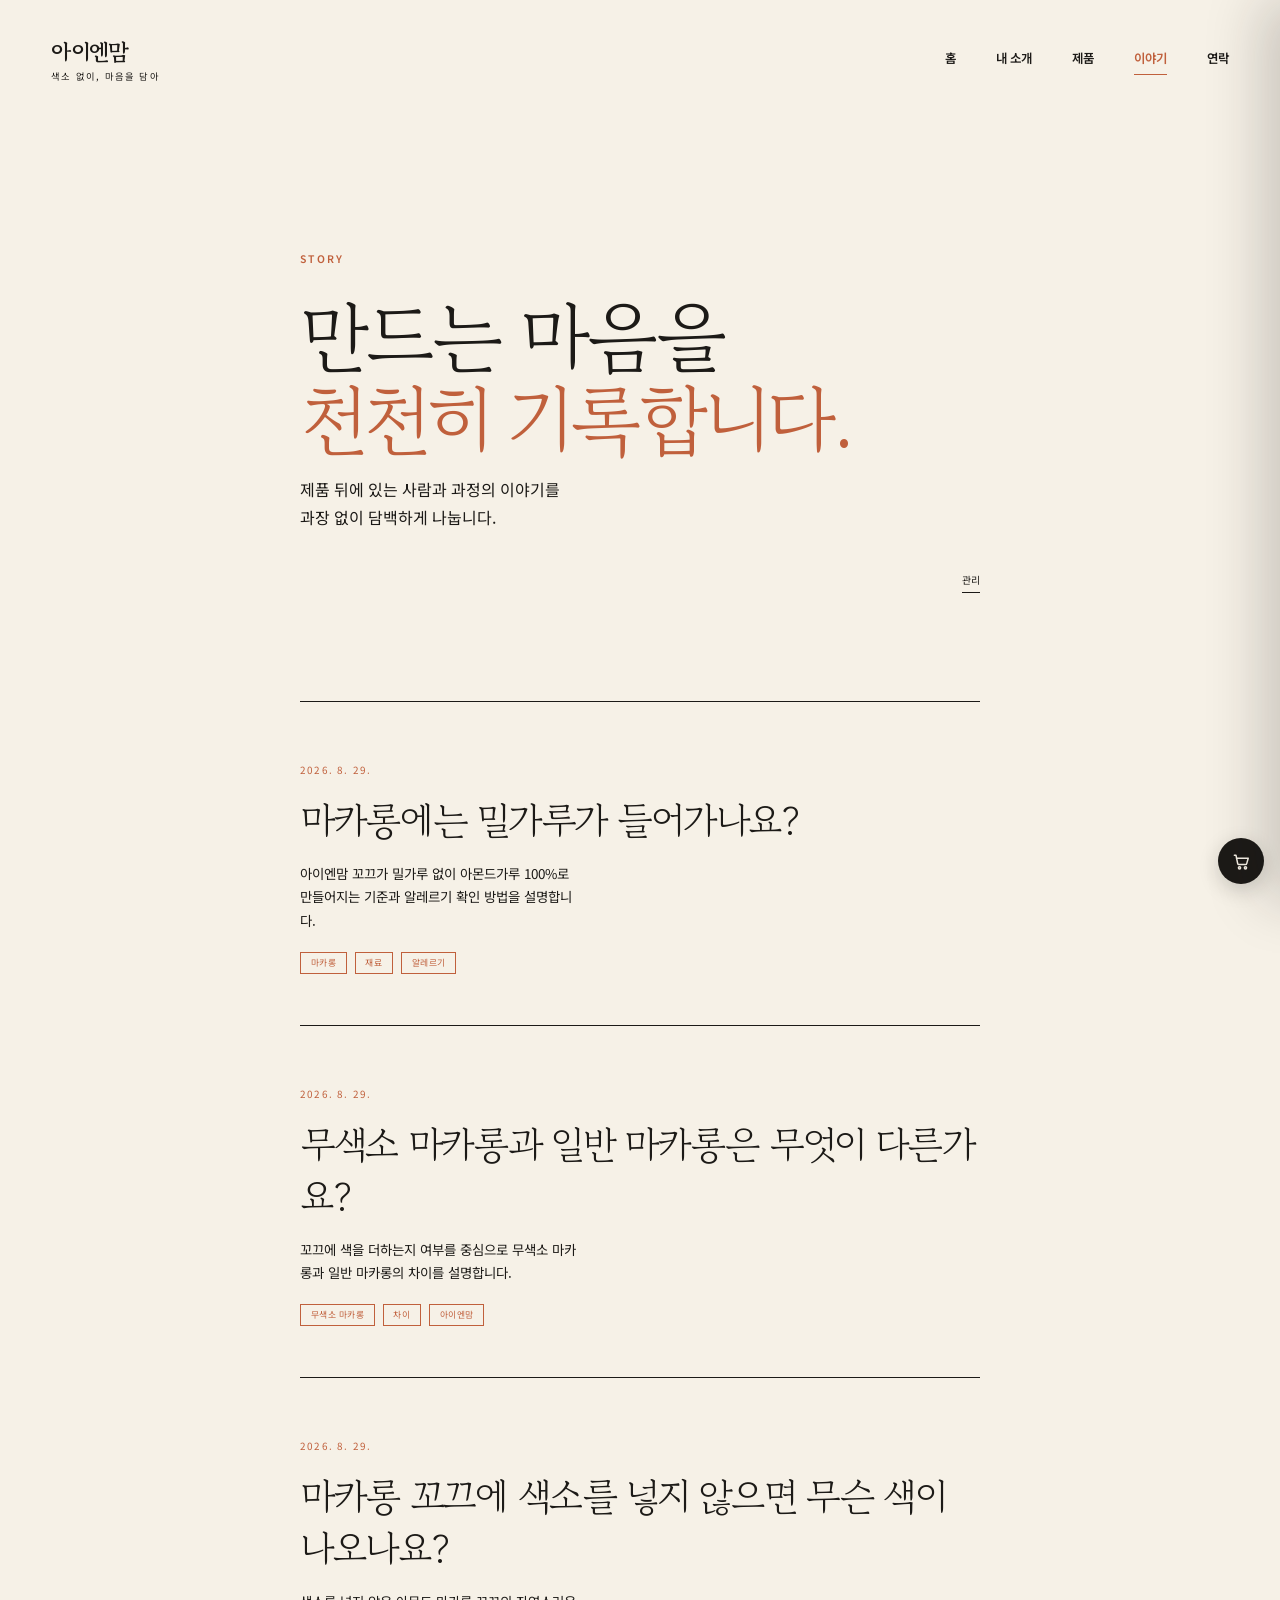
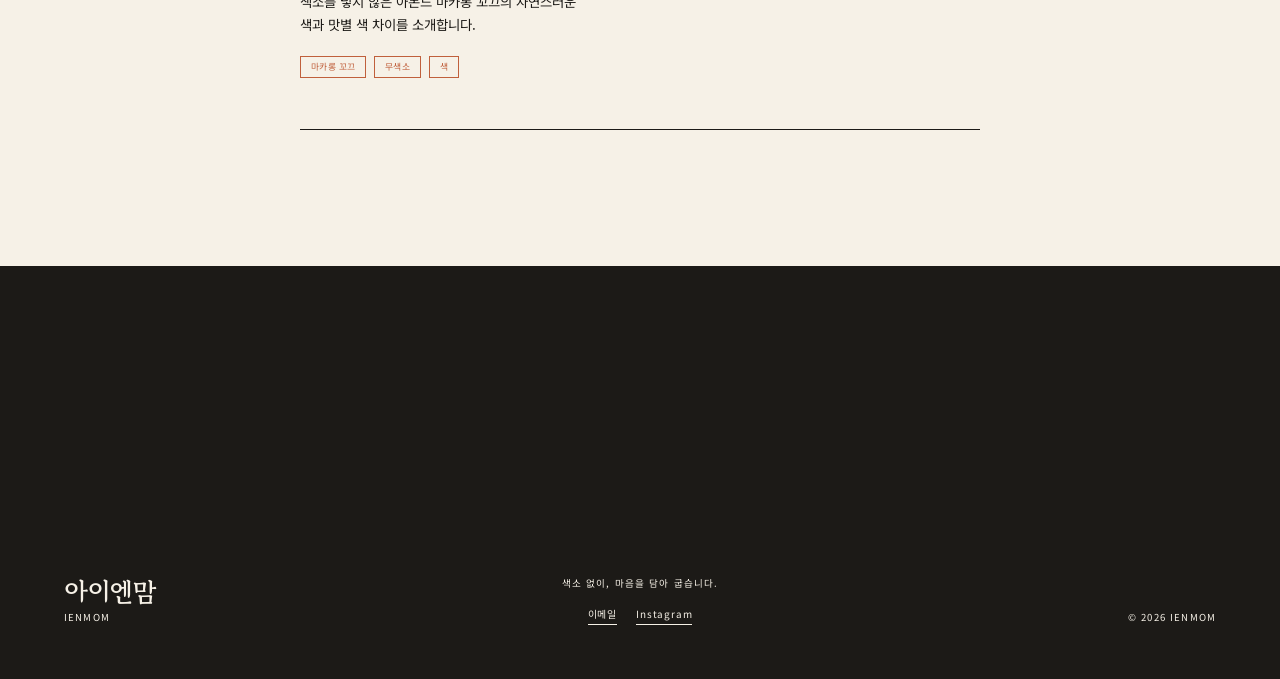
<file: story/index.html>
<!doctype html>
<html lang="ko">
  <head>
    <meta charset="utf-8">
    <meta name="viewport" content="width=device-width, initial-scale=1">
    <meta name="description" content="아이엔맘을 만들며 쌓아가는 이야기와 기록.">
    <meta name="theme-color" content="#F6F1E7">
    <title>이야기 | 아이엔맘</title>
    <link rel="canonical" href="https://www.iandmomdessert.co.kr/story/">
    <meta property="og:type" content="website">
    <meta property="og:title" content="이야기 | 아이엔맘">
    <meta property="og:description" content="아이엔맘을 만들며 쌓아가는 이야기와 기록.">
    <meta property="og:url" content="https://www.iandmomdessert.co.kr/story/">
    <meta property="og:image" content="https://www.iandmomdessert.co.kr/assets/ienmom-macaron-set.png">
    <link rel="preconnect" href="https://fonts.googleapis.com">
    <link rel="preconnect" href="https://fonts.gstatic.com" crossorigin>
    <link href="https://fonts.googleapis.com/css2?family=Gowun+Batang:wght@400;700&family=Noto+Sans+KR:wght@400;500;600&display=swap" rel="stylesheet">
    <link rel="stylesheet" href="../styles.css">
    <link rel="stylesheet" href="story.css">
    <script src="../script.js" defer></script>
    <script src="list.js" defer></script>
    <link rel="stylesheet" href="../assets/cart.css">
  </head>
  <body class="story-page">
    <a class="skip-link" href="#main">본문으로 바로가기</a>
    <header class="site-header">
      <a class="brand" href="../index.html" aria-label="아이엔맘 홈"><span class="brand-name">아이엔맘</span><span class="brand-line">색소 없이, 마음을 담아</span></a>
      <button class="menu-button" type="button" aria-label="메뉴 열기" aria-expanded="false" aria-controls="main-nav"><span></span><span></span></button>
      <nav id="main-nav" class="main-nav" aria-label="주요 메뉴">
        <a href="../index.html">홈</a><a href="../about.html">내 소개</a><a href="../products.html">제품</a><a href="index.html" aria-current="page">이야기</a><a href="../contact.html">연락</a>
      </nav>
    </header>

    <main id="main" class="story-list-main">
      <section class="story-list-hero reveal" aria-labelledby="story-title">
        <p class="kicker terracotta">STORY</p>
        <h1 id="story-title" class="two-line"><span>만드는 마음을</span><em>천천히 기록합니다.</em></h1>
        <p>제품 뒤에 있는 사람과 과정의 이야기를<br>과장 없이 담백하게 나눕니다.</p>
        <a class="story-admin-link" href="admin.html">관리</a>
      </section>
      <ul id="story-list" class="story-list" aria-live="polite"></ul>
    </main>

    <footer><div><strong>아이엔맘</strong><span>IENMOM</span></div><div class="footer-center"><p>색소 없이, 마음을 담아 굽습니다.</p><nav class="footer-links" aria-label="푸터 연락처"><a href="mailto:khlove0718@naver.com" target="_blank" rel="noopener">이메일</a><a href="https://www.instagram.com/iandmom_new/" target="_blank" rel="noopener">Instagram</a></nav></div><p class="footer-copy">© <span id="year"></span> IENMOM</p></footer>
    <script src="../assets/cart.js" defer></script>
  </body>
</html>
</file>
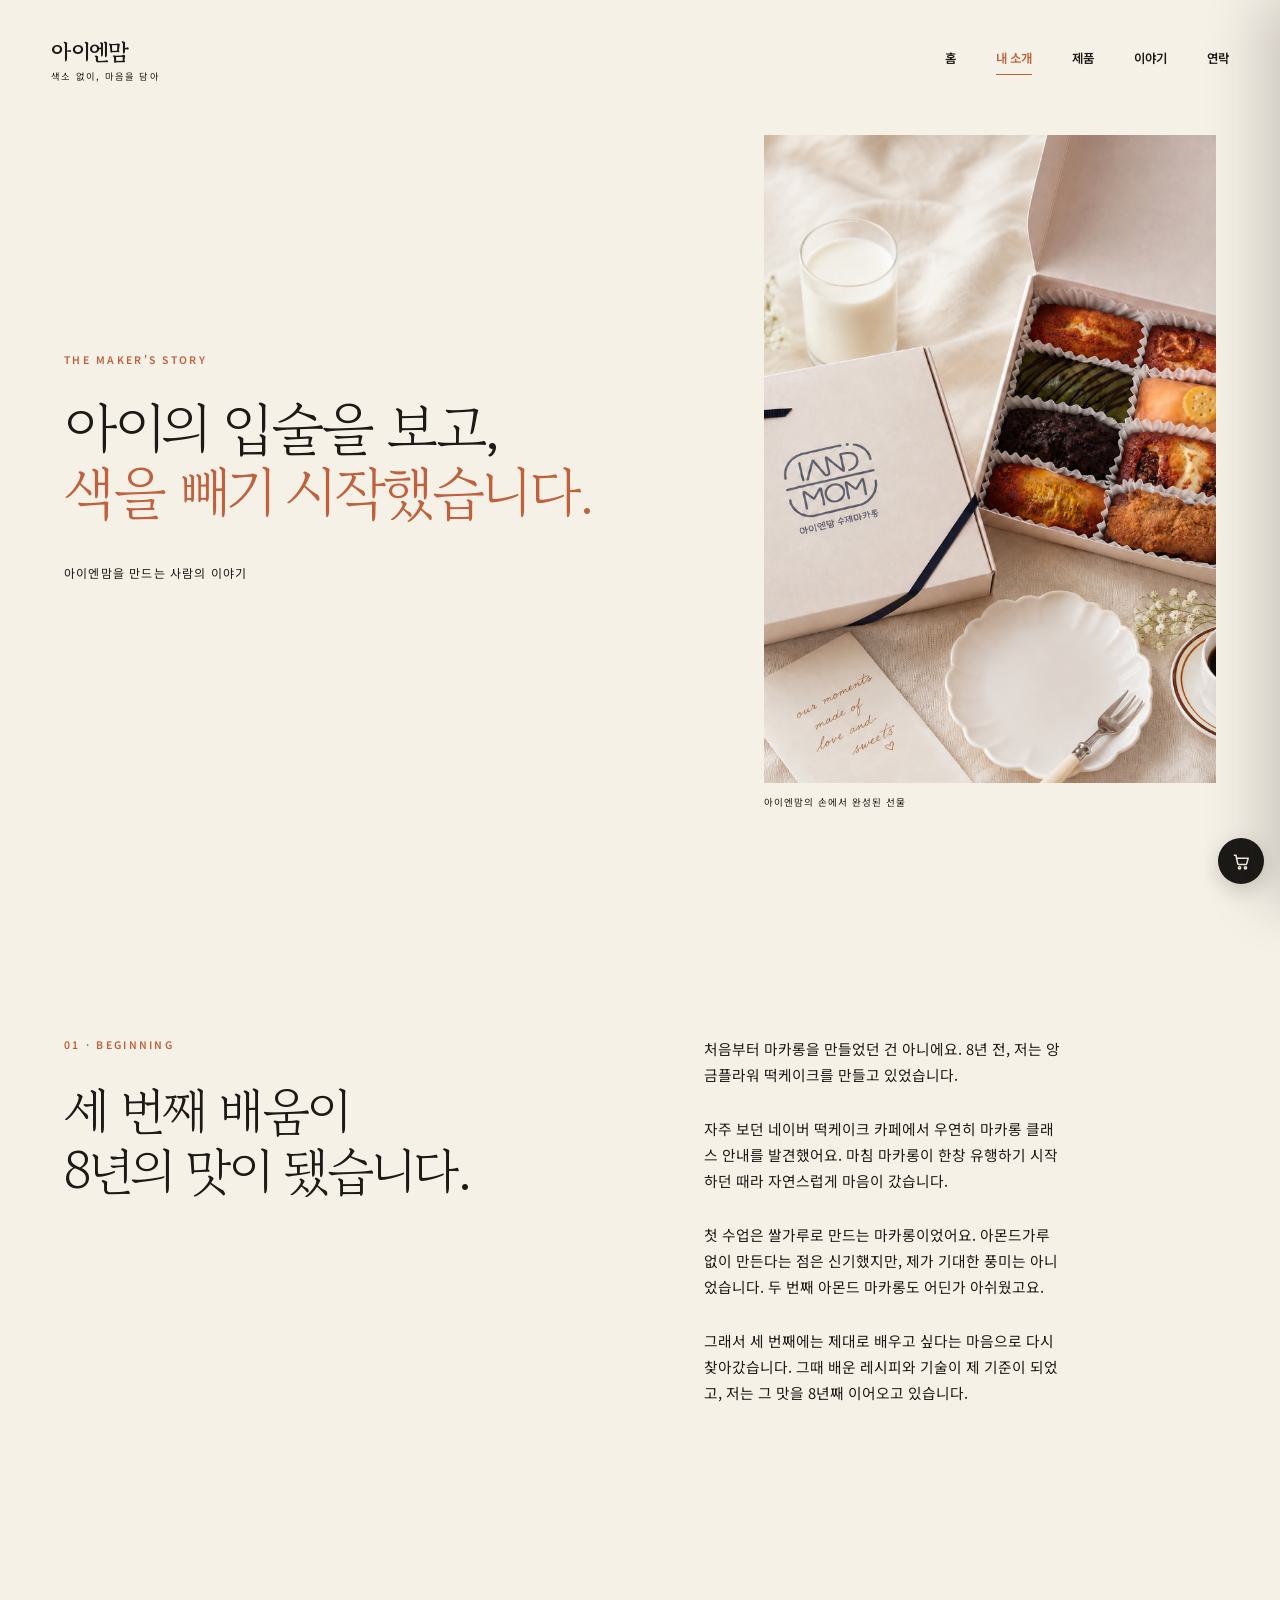
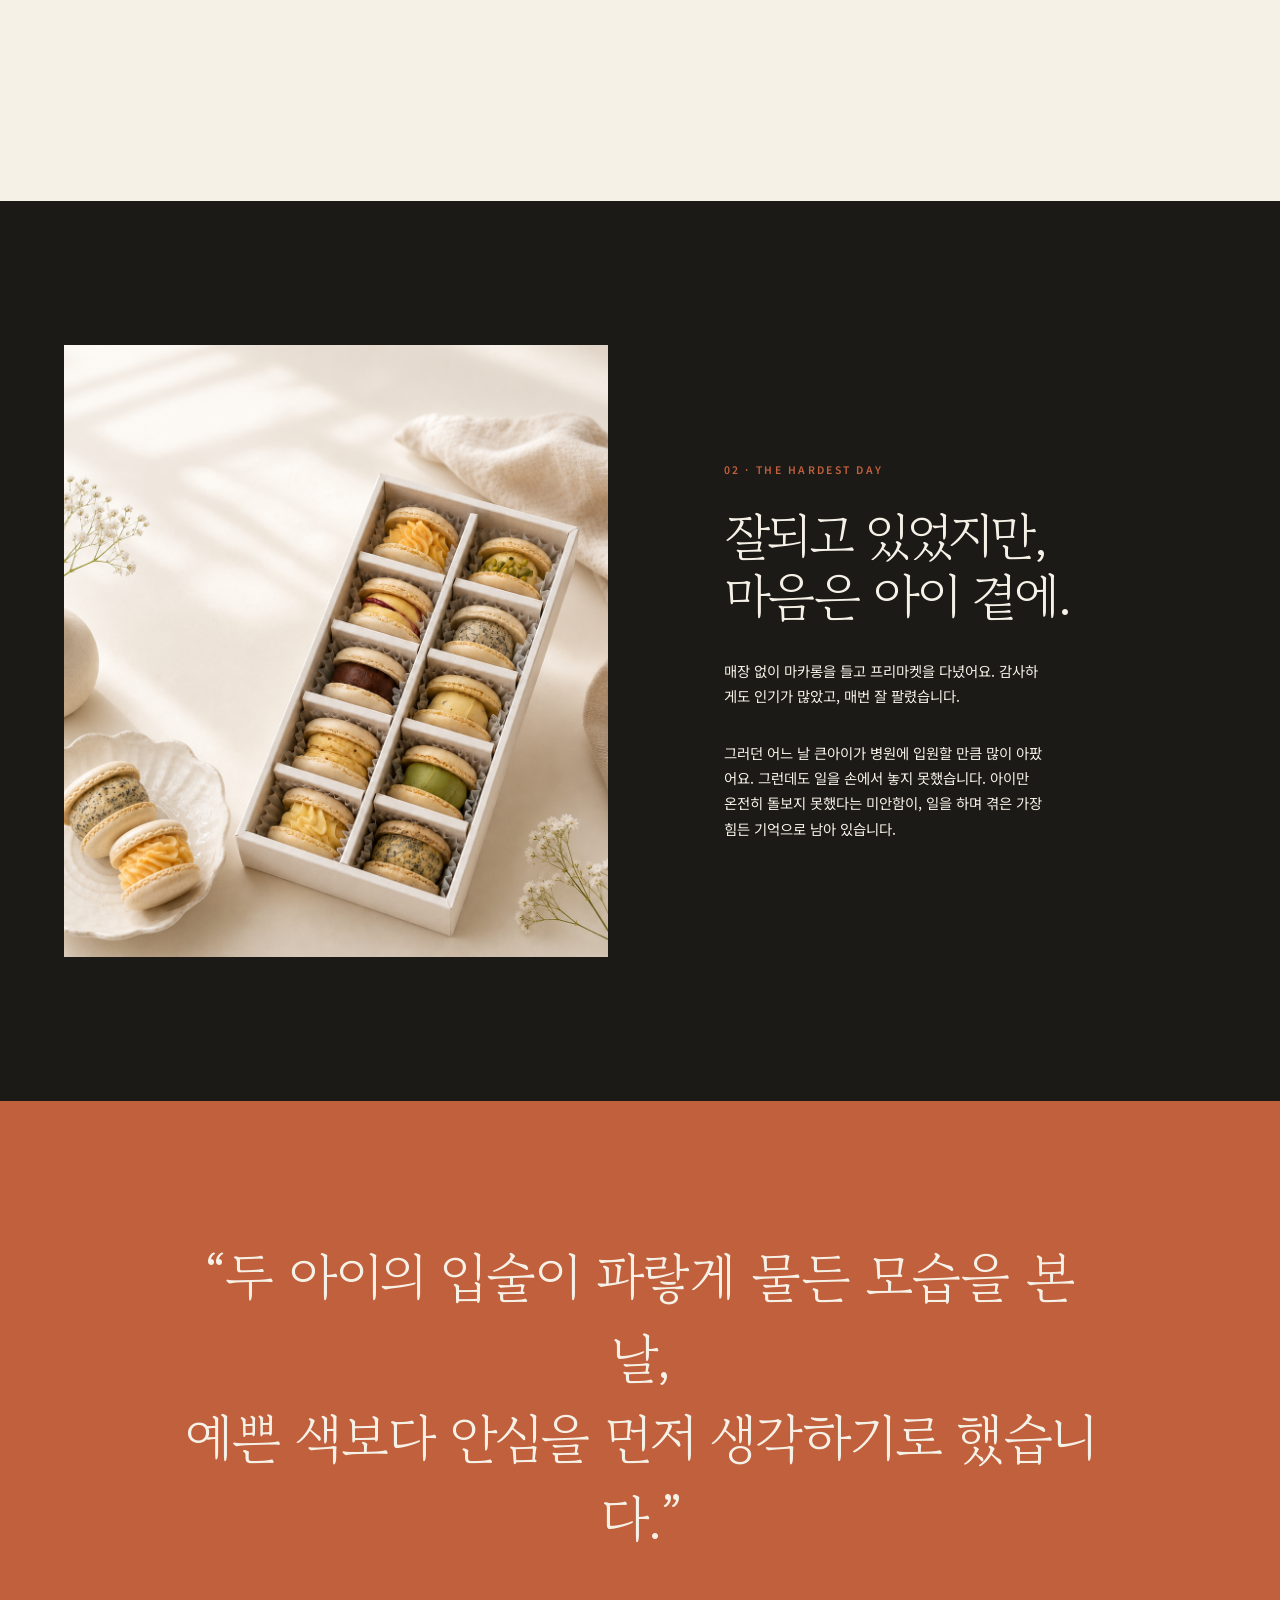
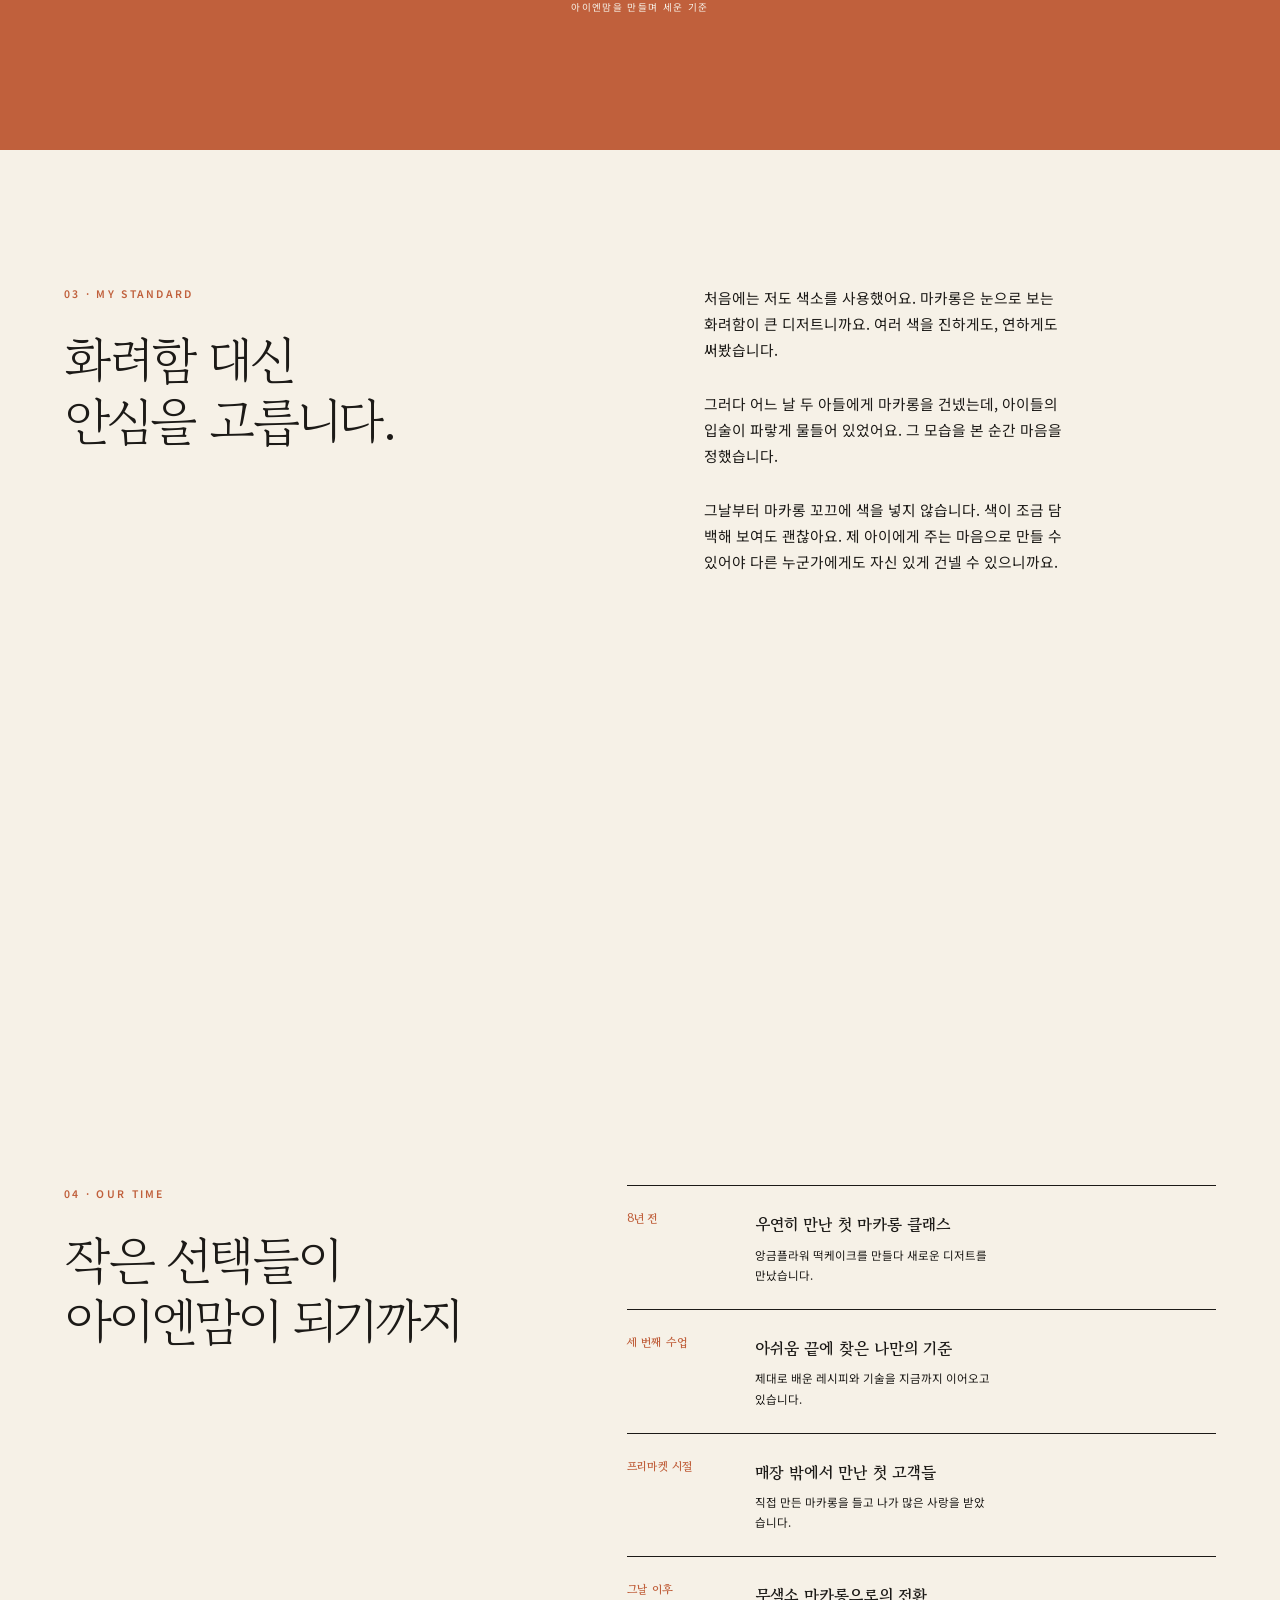
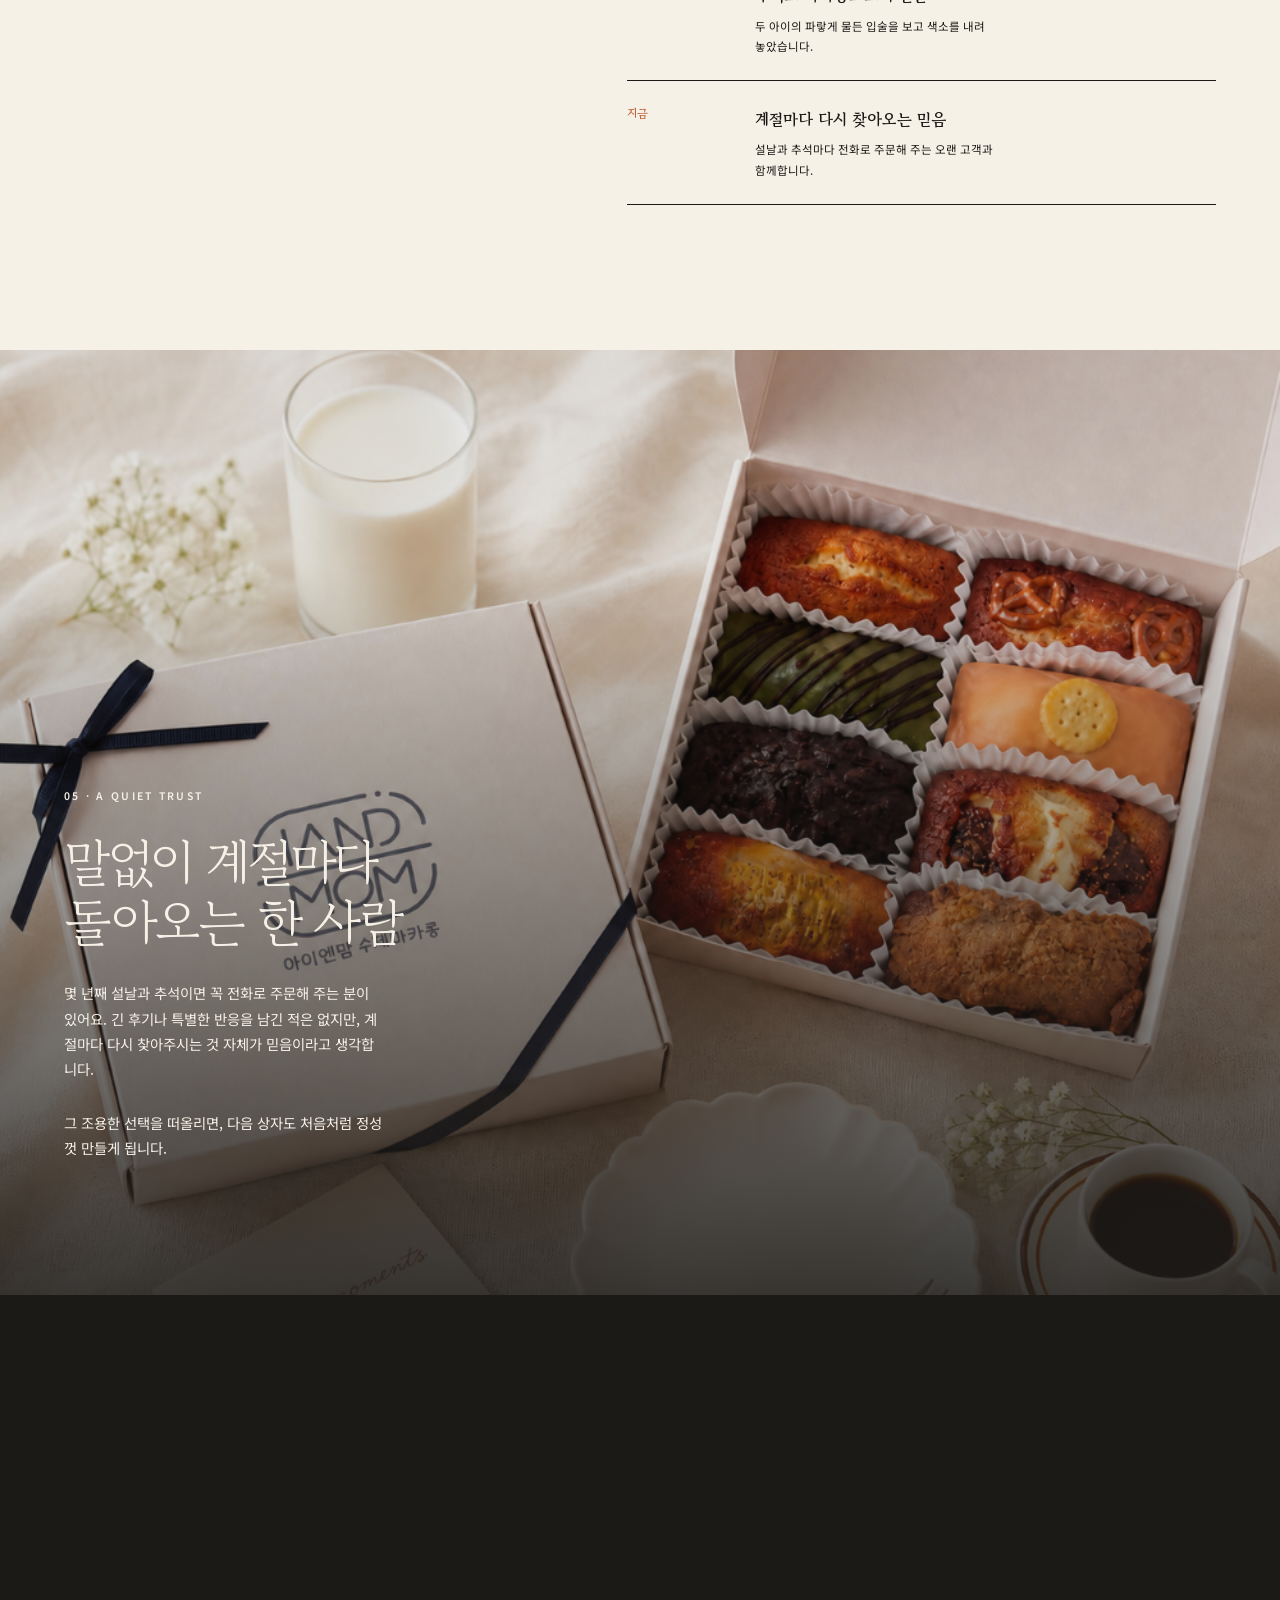
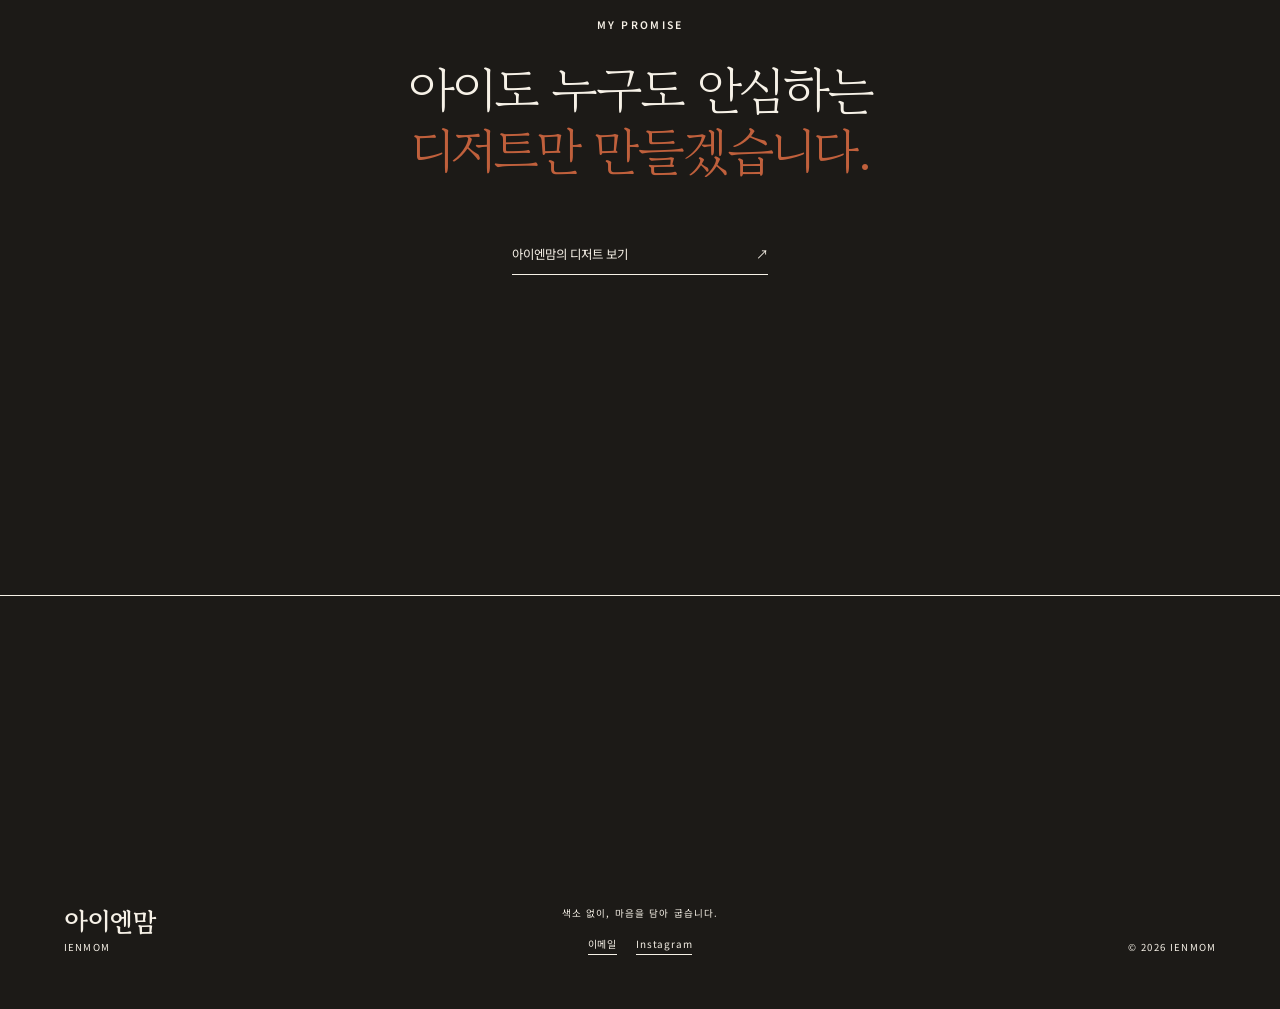
<file: about.html>
<!doctype html>
<html lang="ko">
  <head>
    <meta charset="utf-8">
    <meta name="viewport" content="width=device-width, initial-scale=1">
    <meta name="description" content="두 아이에게 안심하고 건넬 디저트를 만드는 아이엔맘의 이야기.">
    <meta name="theme-color" content="#F6F1E7">
    <title>내 소개 | 아이엔맘</title>
    <link rel="canonical" href="https://www.iandmomdessert.co.kr/about.html">
    <meta property="og:type" content="website">
    <meta property="og:title" content="내 소개 | 아이엔맘">
    <meta property="og:description" content="두 아이에게 안심하고 건넬 디저트를 만드는 아이엔맘의 이야기.">
    <meta property="og:url" content="https://www.iandmomdessert.co.kr/about.html">
    <meta property="og:image" content="https://www.iandmomdessert.co.kr/assets/ienmom-financier-set.png">
    <link rel="preconnect" href="https://fonts.googleapis.com">
    <link rel="preconnect" href="https://fonts.gstatic.com" crossorigin>
    <link href="https://fonts.googleapis.com/css2?family=Gowun+Batang:wght@400;700&family=Noto+Sans+KR:wght@400;500;600&display=swap" rel="stylesheet">
    <link rel="stylesheet" href="styles.css">
    <script src="script.js" defer></script>
    <link rel="stylesheet" href="assets/cart.css">
  </head>
  <body class="about-page">
    <a class="skip-link" href="#main">본문으로 바로가기</a>
    <header class="site-header">
      <a class="brand" href="index.html" aria-label="아이엔맘 홈">
        <span class="brand-name">아이엔맘</span>
        <span class="brand-line">색소 없이, 마음을 담아</span>
      </a>
      <button class="menu-button" type="button" aria-label="메뉴 열기" aria-expanded="false" aria-controls="main-nav"><span></span><span></span></button>
      <nav id="main-nav" class="main-nav" aria-label="주요 메뉴">
        <a href="index.html">홈</a><a href="about.html" aria-current="page">내 소개</a><a href="products.html">제품</a><a href="story/">이야기</a><a href="contact.html">연락</a>
      </nav>
    </header>

    <main id="main">
      <section class="about-hero" aria-labelledby="about-title">
        <div class="about-hero-copy reveal">
          <p class="kicker terracotta">THE MAKER'S STORY</p>
          <h1 id="about-title" class="two-line"><span>아이의 입술을 보고,</span><em>색을 빼기 시작했습니다.</em></h1>
          <p>아이엔맘을 만드는 사람의 이야기</p>
        </div>
        <figure class="founder-photo reveal">
          <img src="assets/ienmom-financier-set.png" alt="아이엔맘 로고가 담긴 수제 휘낭시에 선물세트">
          <figcaption>아이엔맘의 손에서 완성된 선물</figcaption>
        </figure>
      </section>

      <section class="first-person scene" aria-labelledby="beginning-title">
        <div class="reveal">
          <p class="kicker terracotta">01 · BEGINNING</p>
          <h2 id="beginning-title" class="two-line"><span>세 번째 배움이</span><span>8년의 맛이 됐습니다.</span></h2>
        </div>
        <div class="story-body reveal">
          <p>처음부터 마카롱을 만들었던 건 아니에요. 8년 전, 저는 앙금플라워 떡케이크를 만들고 있었습니다.</p>
          <p>자주 보던 네이버 떡케이크 카페에서 우연히 마카롱 클래스 안내를 발견했어요. 마침 마카롱이 한창 유행하기 시작하던 때라 자연스럽게 마음이 갔습니다.</p>
          <p>첫 수업은 쌀가루로 만드는 마카롱이었어요. 아몬드가루 없이 만든다는 점은 신기했지만, 제가 기대한 풍미는 아니었습니다. 두 번째 아몬드 마카롱도 어딘가 아쉬웠고요.</p>
          <p>그래서 세 번째에는 제대로 배우고 싶다는 마음으로 다시 찾아갔습니다. 그때 배운 레시피와 기술이 제 기준이 되었고, 저는 그 맛을 8년째 이어오고 있습니다.</p>
        </div>
      </section>

      <section class="hard-day scene" aria-labelledby="hard-day-title">
        <figure class="hard-day-photo reveal"><img src="assets/ienmom-macaron-set.png" alt="프리마켓에서 사랑받았던 아이엔맘 마카롱을 떠올리게 하는 선물세트"></figure>
        <div class="hard-day-copy reveal">
          <p class="kicker terracotta">02 · THE HARDEST DAY</p>
          <h2 id="hard-day-title" class="two-line"><span>잘되고 있었지만,</span><span>마음은 아이 곁에.</span></h2>
          <p>매장 없이 마카롱을 들고 프리마켓을 다녔어요. 감사하게도 인기가 많았고, 매번 잘 팔렸습니다.</p>
          <p>그러던 어느 날 큰아이가 병원에 입원할 만큼 많이 아팠어요. 그런데도 일을 손에서 놓지 못했습니다. 아이만 온전히 돌보지 못했다는 미안함이, 일을 하며 겪은 가장 힘든 기억으로 남아 있습니다.</p>
        </div>
      </section>

      <blockquote class="about-quote reveal">
        <p>“두 아이의 입술이 파랗게 물든 모습을 본 날,<br>예쁜 색보다 안심을 먼저 생각하기로 했습니다.”</p>
        <cite>아이엔맘을 만들며 세운 기준</cite>
      </blockquote>

      <section class="choice scene" aria-labelledby="choice-title">
        <div class="choice-copy reveal">
          <p class="kicker terracotta">03 · MY STANDARD</p>
          <h2 id="choice-title" class="two-line"><span>화려함 대신</span><span>안심을 고릅니다.</span></h2>
        </div>
        <div class="story-body reveal">
          <p>처음에는 저도 색소를 사용했어요. 마카롱은 눈으로 보는 화려함이 큰 디저트니까요. 여러 색을 진하게도, 연하게도 써봤습니다.</p>
          <p>그러다 어느 날 두 아들에게 마카롱을 건넸는데, 아이들의 입술이 파랗게 물들어 있었어요. 그 모습을 본 순간 마음을 정했습니다.</p>
          <p>그날부터 마카롱 꼬끄에 색을 넣지 않습니다. 색이 조금 담백해 보여도 괜찮아요. 제 아이에게 주는 마음으로 만들 수 있어야 다른 누군가에게도 자신 있게 건넬 수 있으니까요.</p>
        </div>
      </section>

      <section class="timeline-section scene" aria-labelledby="timeline-title">
        <div class="reveal"><p class="kicker terracotta">04 · OUR TIME</p><h2 id="timeline-title" class="two-line"><span>작은 선택들이</span><span>아이엔맘이 되기까지</span></h2></div>
        <ol class="timeline reveal">
          <li><span>8년 전</span><div><strong>우연히 만난 첫 마카롱 클래스</strong><p>앙금플라워 떡케이크를 만들다 새로운 디저트를 만났습니다.</p></div></li>
          <li><span>세 번째 수업</span><div><strong>아쉬움 끝에 찾은 나만의 기준</strong><p>제대로 배운 레시피와 기술을 지금까지 이어오고 있습니다.</p></div></li>
          <li><span>프리마켓 시절</span><div><strong>매장 밖에서 만난 첫 고객들</strong><p>직접 만든 마카롱을 들고 나가 많은 사랑을 받았습니다.</p></div></li>
          <li><span>그날 이후</span><div><strong>무색소 마카롱으로의 전환</strong><p>두 아이의 파랗게 물든 입술을 보고 색소를 내려놓았습니다.</p></div></li>
          <li><span>지금</span><div><strong>계절마다 다시 찾아오는 믿음</strong><p>설날과 추석마다 전화로 주문해 주는 오랜 고객과 함께합니다.</p></div></li>
        </ol>
      </section>

      <section class="returning-customer scene" aria-labelledby="customer-title">
        <div class="customer-photo reveal" role="img" aria-label="명절마다 다시 찾는 아이엔맘 휘낭시에 선물세트"></div>
        <div class="customer-copy reveal">
          <p class="kicker">05 · A QUIET TRUST</p>
          <h2 id="customer-title" class="two-line"><span>말없이 계절마다</span><span>돌아오는 한 사람</span></h2>
          <p>몇 년째 설날과 추석이면 꼭 전화로 주문해 주는 분이 있어요. 긴 후기나 특별한 반응을 남긴 적은 없지만, 계절마다 다시 찾아주시는 것 자체가 믿음이라고 생각합니다.</p>
          <p>그 조용한 선택을 떠올리면, 다음 상자도 처음처럼 정성껏 만들게 됩니다.</p>
        </div>
      </section>

      <section class="promise scene" aria-labelledby="promise-title">
        <p class="kicker reveal">MY PROMISE</p>
        <h2 id="promise-title" class="reveal two-line"><span>아이도 누구도 안심하는</span><em>디저트만 만들겠습니다.</em></h2>
        <a class="line-link reveal" href="products.html">아이엔맘의 디저트 보기 <span aria-hidden="true">↗</span></a>
      </section>
    </main>

    <footer><div><strong>아이엔맘</strong><span>IENMOM</span></div><div class="footer-center"><p>색소 없이, 마음을 담아 굽습니다.</p><nav class="footer-links" aria-label="푸터 연락처"><a href="mailto:khlove0718@naver.com" target="_blank" rel="noopener">이메일</a><a href="https://www.instagram.com/iandmom_new/" target="_blank" rel="noopener">Instagram</a></nav></div><p class="footer-copy">© <span id="year"></span> IENMOM</p></footer>
    <script src="assets/cart.js" defer></script>
  </body>
</html>
</file>
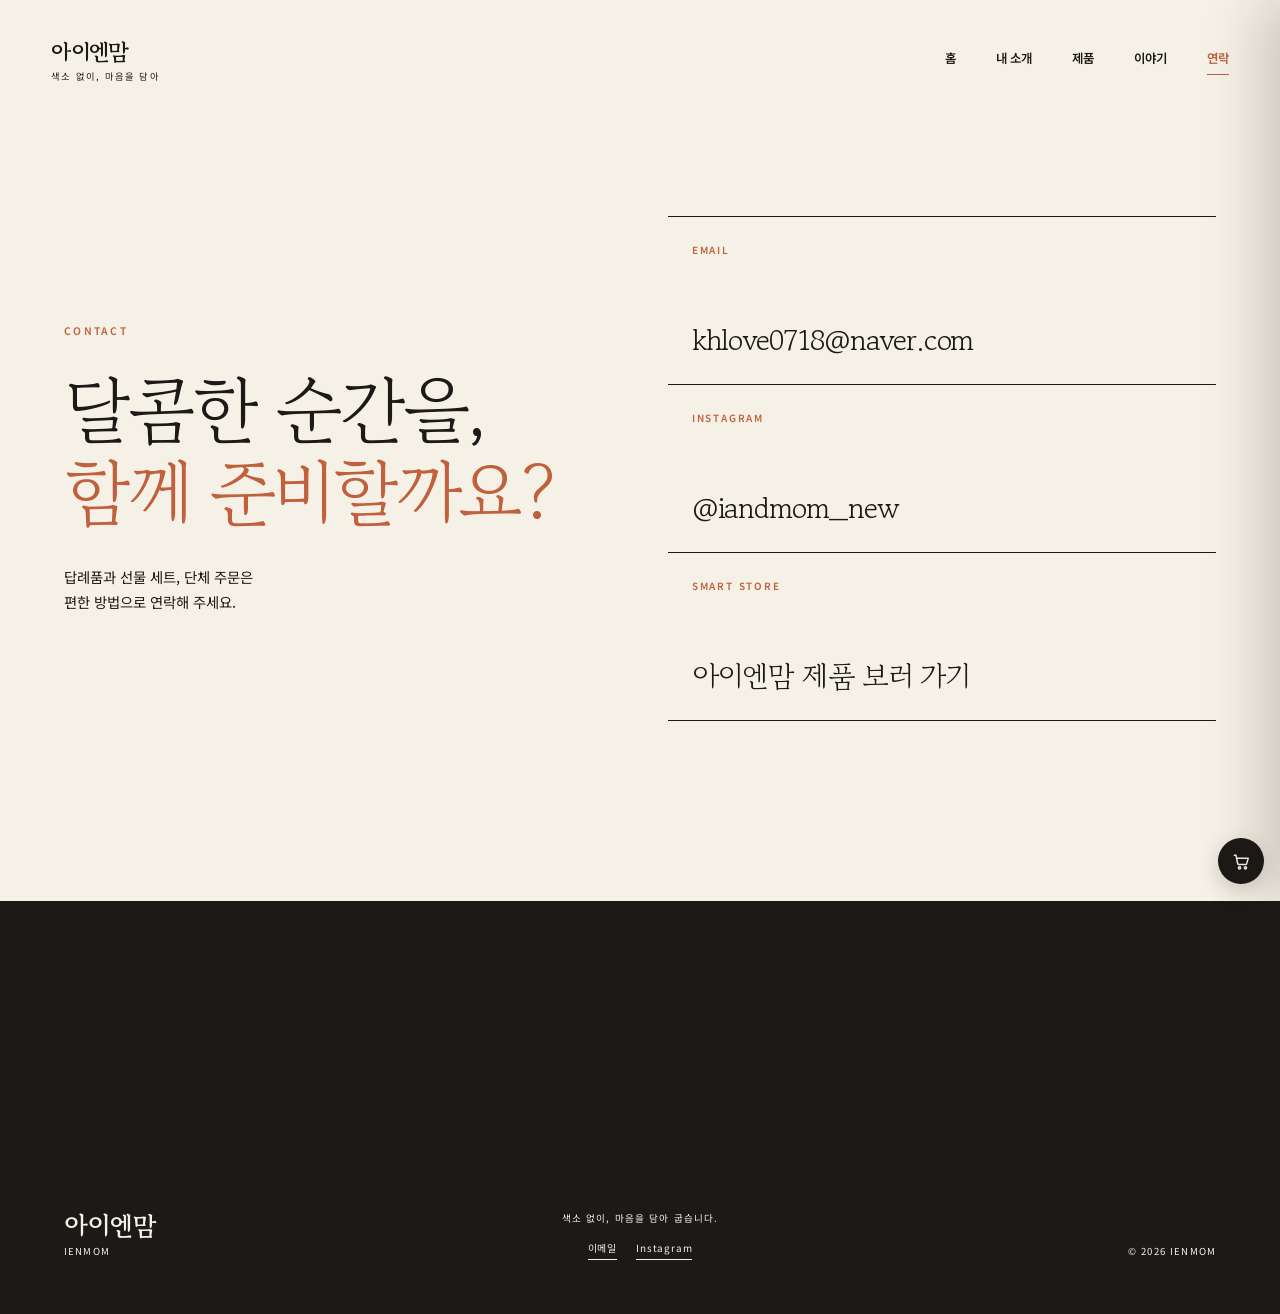
<file: contact.html>
<!doctype html>
<html lang="ko">
  <head>
    <meta charset="utf-8">
    <meta name="viewport" content="width=device-width, initial-scale=1">
    <title>연락하기 | 아이엔맘</title>
    <meta name="description" content="아이엔맘 이메일, 인스타그램과 스마트스토어를 한곳에서 확인하세요. 답례품과 선물 세트, 단체 주문 문의를 편하게 남겨주세요.">
    <meta name="theme-color" content="#F6F1E7">
    <link rel="canonical" href="https://www.iandmomdessert.co.kr/contact.html">
    <meta property="og:type" content="website">
    <meta property="og:title" content="연락하기 | 아이엔맘">
    <meta property="og:description" content="아이엔맘 이메일, 인스타그램과 스마트스토어를 한곳에서 확인하세요.">
    <meta property="og:url" content="https://www.iandmomdessert.co.kr/contact.html">
    <link rel="preconnect" href="https://fonts.googleapis.com">
    <link rel="preconnect" href="https://fonts.gstatic.com" crossorigin>
    <link href="https://fonts.googleapis.com/css2?family=Gowun+Batang:wght@400;700&family=Noto+Sans+KR:wght@400;500;600&display=swap" rel="stylesheet">
    <link rel="stylesheet" href="styles.css">
    <script src="script.js" defer></script>
    <link rel="stylesheet" href="assets/cart.css">
  </head>
  <body class="contact-page">
    <a class="skip-link" href="#main">본문으로 바로가기</a>
    <header class="site-header">
      <a class="brand" href="index.html" aria-label="아이엔맘 홈"><span class="brand-name">아이엔맘</span><span class="brand-line">색소 없이, 마음을 담아</span></a>
      <button class="menu-button" type="button" aria-label="메뉴 열기" aria-expanded="false" aria-controls="main-nav"><span></span><span></span></button>
      <nav id="main-nav" class="main-nav" aria-label="주요 메뉴"><a href="index.html">홈</a><a href="about.html">내 소개</a><a href="products.html">제품</a><a href="story/">이야기</a><a href="contact.html" aria-current="page">연락</a></nav>
    </header>
    <main id="main" class="contact-main">
      <section class="contact-page-hero" aria-labelledby="contact-page-title">
        <div class="contact-page-heading reveal">
          <p class="kicker terracotta">CONTACT</p>
          <h1 id="contact-page-title" class="two-line"><span>달콤한 순간을,</span><em>함께 준비할까요?</em></h1>
          <p>답례품과 선물 세트, 단체 주문은<br>편한 방법으로 연락해 주세요.</p>
        </div>
        <div class="contact-action-list reveal" aria-label="아이엔맘 연락 방법">
          <a href="mailto:khlove0718@naver.com" target="_blank" rel="noopener"><span>EMAIL</span><strong>khlove0718@naver.com</strong></a>
          <a href="https://www.instagram.com/iandmom_new/" target="_blank" rel="noopener"><span>INSTAGRAM</span><strong>@iandmom_new</strong></a>
          <a href="https://mkt.shopping.naver.com/link/6869cf021a9ed979e2cbdbad" target="_blank" rel="noopener"><span>SMART STORE</span><strong>아이엔맘 제품 보러 가기</strong></a>
        </div>
      </section>
    </main>
    <footer><div><strong>아이엔맘</strong><span>IENMOM</span></div><div class="footer-center"><p>색소 없이, 마음을 담아 굽습니다.</p><nav class="footer-links" aria-label="푸터 연락처"><a href="mailto:khlove0718@naver.com" target="_blank" rel="noopener">이메일</a><a href="https://www.instagram.com/iandmom_new/" target="_blank" rel="noopener">Instagram</a></nav></div><p class="footer-copy">© <span id="year"></span> IENMOM</p></footer>
    <script src="assets/cart.js" defer></script>
  </body>
</html>
</file>
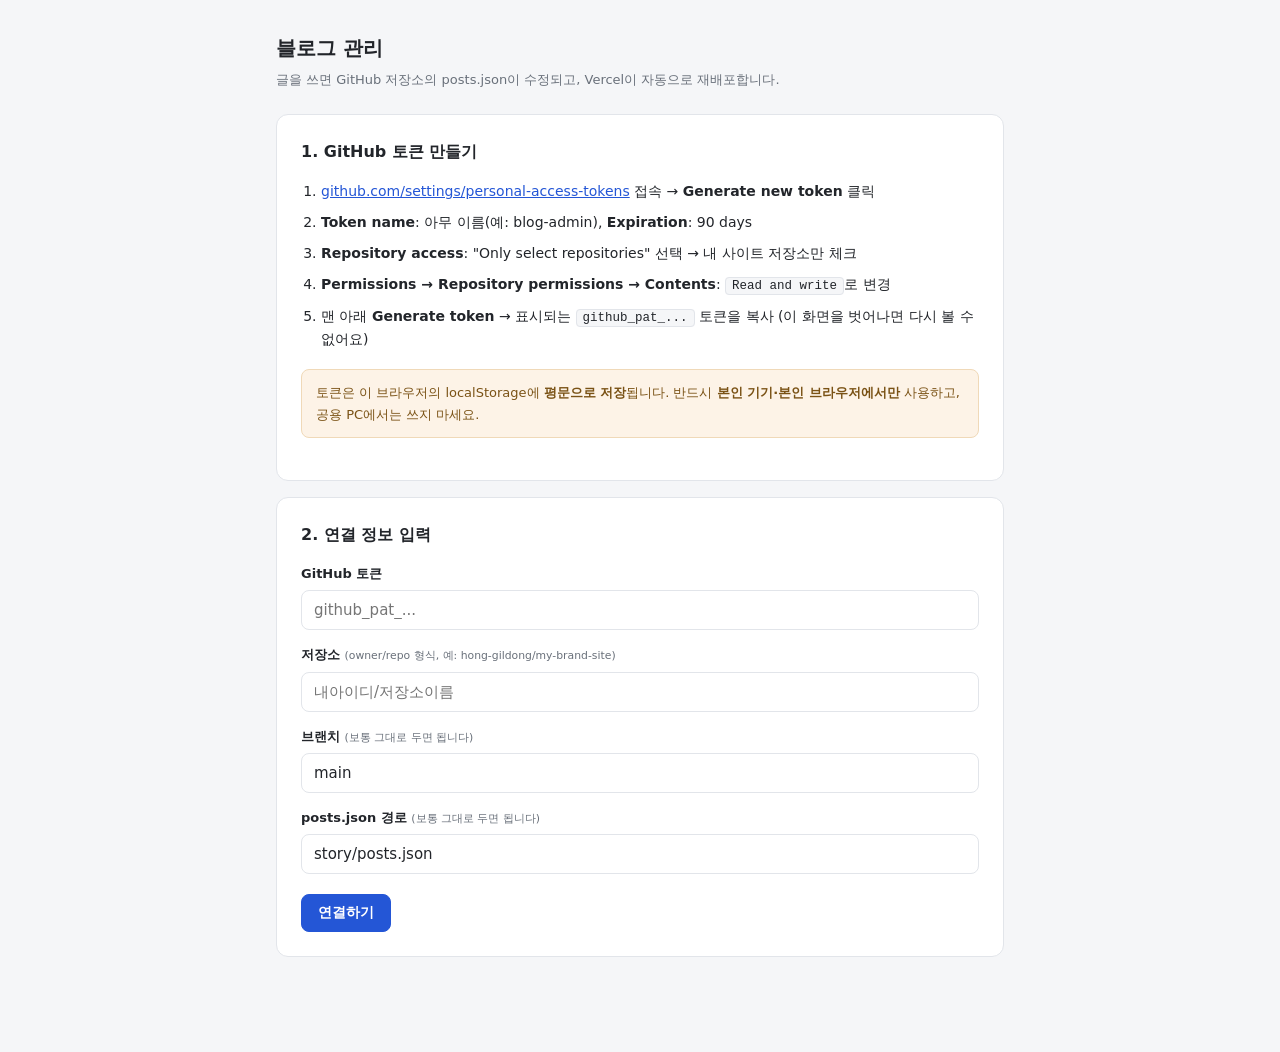
<file: story/admin.html>
<!DOCTYPE html>
<html lang="ko">
<head>
<meta charset="UTF-8">
<meta name="viewport" content="width=device-width, initial-scale=1">
<meta name="description" content="아이엔맘 블로그 글을 관리하는 전용 페이지입니다.">
<meta name="robots" content="noindex,nofollow">
<link rel="canonical" href="https://www.iandmomdessert.co.kr/story/admin.html">
<title>블로그 관리</title>
<style>
:root{
  --a-bg:#f5f6f8; --a-panel:#ffffff; --a-ink:#22252a; --a-sub:#69707a;
  --a-line:#e2e5ea; --a-brand:#2456d6; --a-danger:#c0392b; --a-ok:#1e7e46;
}
*{margin:0;padding:0;box-sizing:border-box}
body{background:var(--a-bg);color:var(--a-ink);line-height:1.65;
  font-family:system-ui,-apple-system,'Apple SD Gothic Neo','Malgun Gothic',sans-serif;
  font-size:15px;min-height:100vh}
.wrap{max-width:760px;margin:0 auto;padding:32px 16px 80px}
h1{font-size:20px;font-weight:700;margin-bottom:4px}
.sub{color:var(--a-sub);font-size:13px;margin-bottom:24px}
.panel{background:var(--a-panel);border:1px solid var(--a-line);border-radius:12px;
  padding:24px;margin-bottom:16px}
.panel h2{font-size:16px;margin-bottom:14px}
ol.guide{margin:0 0 18px 20px;font-size:14px;color:var(--a-ink)}
ol.guide li{margin-bottom:8px}
ol.guide code{background:var(--a-bg);border:1px solid var(--a-line);border-radius:4px;
  padding:1px 6px;font-size:12.5px;word-break:break-all}
.warn{background:#fdf3e7;border:1px solid #f0d9b8;color:#7a5215;border-radius:8px;
  padding:12px 14px;font-size:13px;margin-bottom:18px}
label{display:block;font-size:13px;font-weight:600;margin:14px 0 6px}
label small{font-weight:400;color:var(--a-sub)}
input[type=text],input[type=password],input[type=date],textarea{
  width:100%;border:1px solid var(--a-line);border-radius:8px;padding:10px 12px;
  font-size:15px;font-family:inherit;background:#fff;color:var(--a-ink)}
input:focus,textarea:focus{outline:2px solid color-mix(in srgb,var(--a-brand) 35%,transparent);
  border-color:var(--a-brand)}
textarea{min-height:260px;resize:vertical;line-height:1.7}
.btn{display:inline-block;border:1px solid var(--a-line);background:#fff;color:var(--a-ink);
  border-radius:8px;padding:9px 16px;font-size:14px;font-weight:600;cursor:pointer;
  font-family:inherit}
.btn:hover{background:var(--a-bg)}
.btn.primary{background:var(--a-brand);border-color:var(--a-brand);color:#fff}
.btn.primary:hover{filter:brightness(1.08)}
.btn.danger{color:var(--a-danger)}
.btn.small{padding:5px 10px;font-size:12.5px;font-weight:500}
.btn:disabled{opacity:.5;cursor:default}
.row-actions{display:flex;gap:8px;margin-top:20px;flex-wrap:wrap}
.status{margin:14px 0 0;padding:11px 14px;border-radius:8px;font-size:13.5px;display:none}
.status.show{display:block}
.status.info{background:#eef3fd;color:#1d3f8f;border:1px solid #ccdaf6}
.status.ok{background:#e9f6ee;color:var(--a-ok);border:1px solid #c4e5d1}
.status.err{background:#fdeeec;color:var(--a-danger);border:1px solid #f2cdc7;white-space:pre-line}
.topbar{display:flex;justify-content:space-between;align-items:flex-start;gap:12px;
  flex-wrap:wrap;margin-bottom:20px}
.repo-chip{font-size:12.5px;color:var(--a-sub);background:var(--a-panel);
  border:1px solid var(--a-line);border-radius:999px;padding:4px 12px}
.tbl-wrap{overflow-x:auto}
table{width:100%;border-collapse:collapse;font-size:14px}
th,td{text-align:left;padding:11px 10px;border-bottom:1px solid var(--a-line);
  vertical-align:middle}
th{font-size:12px;color:var(--a-sub);font-weight:600;letter-spacing:.03em}
td.title-cell{font-weight:600;max-width:280px}
td .date{color:var(--a-sub);font-size:13px;white-space:nowrap}
td.ops{white-space:nowrap;text-align:right}
.empty-row td{color:var(--a-sub);text-align:center;padding:32px 10px}
.help{background:var(--a-bg);border:1px solid var(--a-line);border-radius:8px;
  padding:10px 14px;font-size:12.5px;color:var(--a-sub);margin-top:8px;line-height:1.8}
.help code{background:#fff;border:1px solid var(--a-line);border-radius:4px;padding:0 5px}
.hidden{display:none}
a.plain{color:var(--a-brand)}
@media (max-width:520px){
  .panel{padding:18px 14px}
  td.title-cell{max-width:150px}
}
</style>
</head>
<body>
<div class="wrap">
  <h1>블로그 관리</h1>
  <p class="sub">글을 쓰면 GitHub 저장소의 posts.json이 수정되고, Vercel이 자동으로 재배포합니다.</p>

  <!-- ===== 연결 화면 ===== -->
  <section id="view-connect" class="hidden">
    <div class="panel">
      <h2>1. GitHub 토큰 만들기</h2>
      <ol class="guide">
        <li><a class="plain" href="https://github.com/settings/personal-access-tokens" target="_blank" rel="noopener">github.com/settings/personal-access-tokens</a> 접속 → <strong>Generate new token</strong> 클릭</li>
        <li><strong>Token name</strong>: 아무 이름(예: blog-admin), <strong>Expiration</strong>: 90 days</li>
        <li><strong>Repository access</strong>: "Only select repositories" 선택 → 내 사이트 저장소만 체크</li>
        <li><strong>Permissions → Repository permissions → Contents</strong>: <code>Read and write</code>로 변경</li>
        <li>맨 아래 <strong>Generate token</strong> → 표시되는 <code>github_pat_...</code> 토큰을 복사 (이 화면을 벗어나면 다시 볼 수 없어요)</li>
      </ol>
      <div class="warn">토큰은 이 브라우저의 localStorage에 <strong>평문으로 저장</strong>됩니다. 반드시 <strong>본인 기기·본인 브라우저에서만</strong> 사용하고, 공용 PC에서는 쓰지 마세요.</div>
    </div>
    <div class="panel">
      <h2>2. 연결 정보 입력</h2>
      <form id="connect-form">
        <label>GitHub 토큰</label>
        <input type="password" id="c-token" placeholder="github_pat_..." autocomplete="off" required>
        <label>저장소 <small>(owner/repo 형식, 예: hong-gildong/my-brand-site)</small></label>
        <input type="text" id="c-repo" placeholder="내아이디/저장소이름" autocomplete="off" required>
        <label>브랜치 <small>(보통 그대로 두면 됩니다)</small></label>
        <input type="text" id="c-branch" value="main" autocomplete="off">
        <label>posts.json 경로 <small>(보통 그대로 두면 됩니다)</small></label>
        <input type="text" id="c-path" value="story/posts.json" autocomplete="off">
        <div class="row-actions">
          <button type="submit" class="btn primary">연결하기</button>
        </div>
      </form>
      <div id="connect-status" class="status"></div>
    </div>
  </section>

  <!-- ===== 목록 화면 ===== -->
  <section id="view-list" class="hidden">
    <div class="topbar">
      <span class="repo-chip" id="repo-chip"></span>
      <div style="display:flex;gap:8px;flex-wrap:wrap">
        <a class="btn small" href="../index.html" id="open-blog">내 블로그 열기</a>
        <button class="btn small" id="btn-reload">새로고침</button>
        <button class="btn small danger" id="btn-disconnect">연결 해제</button>
      </div>
    </div>
    <div class="panel">
      <div style="display:flex;justify-content:space-between;align-items:center;margin-bottom:14px">
        <h2 style="margin:0">글 목록</h2>
        <button class="btn primary" id="btn-new">새 글 쓰기</button>
      </div>
      <div class="tbl-wrap">
        <table>
          <thead><tr><th>제목</th><th>날짜</th><th style="text-align:right">관리</th></tr></thead>
          <tbody id="post-rows"></tbody>
        </table>
      </div>
      <div id="list-status" class="status"></div>
    </div>
  </section>

  <!-- ===== 편집 화면 ===== -->
  <section id="view-edit" class="hidden">
    <div class="panel">
      <h2 id="edit-heading">새 글 쓰기</h2>
      <form id="edit-form">
        <label>제목</label>
        <input type="text" id="f-title" required>
        <label>날짜</label>
        <input type="date" id="f-date" required>
        <label>요약 <small>(목록 카드에 보이는 한두 문장)</small></label>
        <input type="text" id="f-summary">
        <label>태그 <small>(콤마로 구분, 예: 브랜드, 신제품)</small></label>
        <input type="text" id="f-tags">
        <label>본문</label>
        <textarea id="f-body" required></textarea>
        <label>작성자 <small>(검색·AI 신뢰 신호. 예: 홍길동 · ○○ 대표)</small></label>
        <input type="text" id="f-author">
        <label>FAQ <small>(선택. 한 줄에 하나, <code>질문 | 답</code> 형식 — 글 끝에 접이식으로 붙고 FAQ 구조화 데이터가 됩니다)</small></label>
        <textarea id="f-faq" rows="3" placeholder="무기자차는 왜 하얗게 뜨나요? | 산화아연·이산화티탄 입자가 빛을 반사해서입니다. 얇게 여러 번 펴 바르면 줄어듭니다."></textarea>
        <label>참고·출처 <small>(선택. 한 줄에 하나, <code>제목 | URL</code> 형식)</small></label>
        <textarea id="f-sources" rows="2" placeholder="식약처 기능성화장품 안내 | https://..."></textarea>
        <div class="help">
          본문 작성 규칙 (이것만 지원해요)<br>
          &bull; 문단 나누기: 빈 줄 한 줄<br>
          &bull; 소제목: 줄 맨 앞에 <code>## </code><br>
          &bull; 목록: 줄 맨 앞에 <code>- </code>
        </div>
        <div class="row-actions">
          <button type="submit" class="btn primary" id="btn-save">저장</button>
          <button type="button" class="btn" id="btn-cancel">취소</button>
        </div>
      </form>
      <div id="edit-status" class="status"></div>
    </div>
  </section>
</div>

<script>
(function(){
  'use strict';
  var LS_KEY = 'blogAdminConfig';
  var API = 'https://api.github.com';
  var config = null;      // {token, repo, branch, path}
  var posts = [];         // 현재 posts 배열
  var currentSha = null;  // posts.json의 현재 sha
  var editingId = null;   // 수정 중인 글 id (새 글이면 null)

  // ---------- 유틸 ----------
  function $(id){ return document.getElementById(id); }
  function show(id){ ['view-connect','view-list','view-edit'].forEach(function(v){
    $(v).classList.toggle('hidden', v !== id); }); window.scrollTo(0,0); }
  function setStatus(id, type, msg){
    var n = $(id);
    n.className = 'status show ' + type;
    n.textContent = msg;
  }
  function clearStatus(id){ $(id).className = 'status'; $(id).textContent=''; }

  // 유니코드 안전 base64
  function b64encode(str){
    var bytes = new TextEncoder().encode(str), bin = '';
    for (var i = 0; i < bytes.length; i++) bin += String.fromCharCode(bytes[i]);
    return btoa(bin);
  }
  function b64decode(b64){
    var bin = atob(b64.replace(/\s/g,'')), bytes = new Uint8Array(bin.length);
    for (var i = 0; i < bin.length; i++) bytes[i] = bin.charCodeAt(i);
    return new TextDecoder().decode(bytes);
  }

  function slugify(title){
    var s = String(title).toLowerCase()
      .replace(/[^a-z0-9가-힣]+/g, '-')
      .replace(/^-+|-+$/g, '')
      .slice(0, 40);
    return (s || 'post') + '-' + Date.now().toString(36);
  }

  function today(){
    var d = new Date();
    return d.getFullYear() + '-' + String(d.getMonth()+1).padStart(2,'0') + '-' +
      String(d.getDate()).padStart(2,'0');
  }

  // ---------- GitHub API ----------
  function gh(method, urlPath, body){
    return fetch(API + urlPath, {
      method: method,
      headers: {
        'Authorization': 'Bearer ' + config.token,
        'Accept': 'application/vnd.github+json',
        'X-GitHub-Api-Version': '2022-11-28'
      },
      body: body ? JSON.stringify(body) : undefined
    });
  }

  function contentsPath(){
    return '/repos/' + config.repo + '/contents/' +
      config.path.split('/').map(encodeURIComponent).join('/');
  }

  function friendlyError(status, detail){
    if (status === 401) return '토큰이 올바르지 않거나 만료되었습니다. 연결 해제 후 새 토큰으로 다시 연결해 주세요.';
    if (status === 403) return '권한이 없습니다. 토큰의 Repository access에 이 저장소가 포함되어 있고, Contents 권한이 Read and write인지 확인해 주세요.';
    if (status === 404) return '파일을 찾을 수 없습니다. 저장소 이름(owner/repo), 브랜치, posts.json 경로를 확인해 주세요.';
    return 'GitHub 오류 (' + status + ')' + (detail ? '\n' + detail : '');
  }

  function loadPosts(){
    return gh('GET', contentsPath() + '?ref=' + encodeURIComponent(config.branch))
      .then(function(r){
        if (!r.ok) return r.json().catch(function(){return {};}).then(function(j){
          throw new Error(friendlyError(r.status, j.message));
        });
        return r.json();
      })
      .then(function(j){
        currentSha = j.sha;
        var parsed;
        try { parsed = JSON.parse(b64decode(j.content)); }
        catch(e){ throw new Error('posts.json 파싱에 실패했습니다. 파일이 올바른 JSON인지 확인해 주세요.'); }
        posts = Array.isArray(parsed) ? parsed : [];
        return posts;
      });
  }

  // newPosts 저장. 409/sha 불일치 시 1회 재로드 후 재시도.
  function savePosts(newPosts, message, isRetry){
    var body = {
      message: message,
      content: b64encode(JSON.stringify(newPosts, null, 2) + '\n'),
      sha: currentSha,
      branch: config.branch
    };
    return gh('PUT', contentsPath(), body).then(function(r){
      if (r.ok) return r.json().then(function(j){
        currentSha = j.content && j.content.sha;
        posts = newPosts;
      });
      return r.json().catch(function(){return {};}).then(function(j){
        var conflict = r.status === 409 ||
          (r.status === 422 && /sha/i.test(j.message || ''));
        if (conflict && !isRetry){
          // 원격이 먼저 바뀜: 재로드 후 1회 재시도 (내 변경을 최신 상태 위에 다시 적용해야 하므로
          // 여기서는 sha만 새로 받아 같은 내용으로 재시도)
          return loadPosts().then(function(){
            return savePosts(newPosts, message, true);
          });
        }
        throw new Error(friendlyError(r.status, j.message));
      });
    });
  }

  // ---------- 화면: 연결 ----------
  $('connect-form').addEventListener('submit', function(e){
    e.preventDefault();
    var repo = $('c-repo').value.trim().replace(/^https?:\/\/github\.com\//,'').replace(/\/+$/,'');
    var cfg = {
      token: $('c-token').value.trim(),
      repo: repo,
      branch: $('c-branch').value.trim() || 'main',
      path: $('c-path').value.trim().replace(/^\/+/,'') || 'story/posts.json'
    };
    if (!/^[^\/\s]+\/[^\/\s]+$/.test(cfg.repo)){
      setStatus('connect-status','err','저장소는 owner/repo 형식으로 입력해 주세요. (예: hong-gildong/my-site)');
      return;
    }
    config = cfg;
    setStatus('connect-status','info','연결 확인 중...');
    loadPosts().then(function(){
      localStorage.setItem(LS_KEY, JSON.stringify(cfg));
      clearStatus('connect-status');
      renderList();
      show('view-list');
    }).catch(function(err){
      config = null;
      setStatus('connect-status','err', err.message);
    });
  });

  // ---------- 화면: 목록 ----------
  function renderList(){
    $('repo-chip').textContent = config.repo + ' · ' + config.branch + ' · ' + config.path;
    var tbody = $('post-rows');
    tbody.textContent = '';
    var sorted = posts.slice().sort(function(a,b){
      return String(b.date||'').localeCompare(String(a.date||''));
    });
    if (sorted.length === 0){
      var tr = document.createElement('tr');
      tr.className = 'empty-row';
      var td = document.createElement('td');
      td.colSpan = 3;
      td.textContent = '아직 글이 없습니다. 첫 글을 써보세요.';
      tr.appendChild(td);
      tbody.appendChild(tr);
      return;
    }
    sorted.forEach(function(p){
      var tr = document.createElement('tr');
      var tdT = document.createElement('td');
      tdT.className = 'title-cell';
      tdT.textContent = String(p.title || '(제목 없음)');
      var tdD = document.createElement('td');
      var span = document.createElement('span');
      span.className = 'date';
      span.textContent = String(p.date || '');
      tdD.appendChild(span);
      var tdO = document.createElement('td');
      tdO.className = 'ops';
      var bE = document.createElement('button');
      bE.className = 'btn small'; bE.type = 'button'; bE.textContent = '수정';
      bE.addEventListener('click', function(){ openEdit(p.id); });
      var bD = document.createElement('button');
      bD.className = 'btn small danger'; bD.type = 'button'; bD.textContent = '삭제';
      bD.style.marginLeft = '6px';
      bD.addEventListener('click', function(){ removePost(p); });
      tdO.appendChild(bE); tdO.appendChild(bD);
      tr.appendChild(tdT); tr.appendChild(tdD); tr.appendChild(tdO);
      tbody.appendChild(tr);
    });
  }

  $('btn-reload').addEventListener('click', function(){
    setStatus('list-status','info','불러오는 중...');
    loadPosts().then(function(){ clearStatus('list-status'); renderList(); })
      .catch(function(err){ setStatus('list-status','err', err.message); });
  });

  $('btn-disconnect').addEventListener('click', function(){
    if (!confirm('연결을 해제할까요? 저장된 토큰과 설정이 이 브라우저에서 삭제됩니다.')) return;
    localStorage.removeItem(LS_KEY);
    config = null; posts = []; currentSha = null;
    $('c-token').value = '';
    show('view-connect');
  });

  function removePost(p){
    if (!confirm('"' + String(p.title||'') + '" 글을 삭제할까요? 되돌릴 수 없습니다.')) return;
    var newPosts = posts.filter(function(x){ return x.id !== p.id; });
    setStatus('list-status','info','삭제하는 중...');
    savePosts(newPosts, 'post: 삭제 - ' + String(p.title||p.id))
      .then(function(){
        renderList();
        setStatus('list-status','ok','삭제 완료 — Vercel이 1~2분 안에 자동 재배포합니다.');
      })
      .catch(function(err){ setStatus('list-status','err', err.message); });
  }

  // ---------- 화면: 편집 ----------
  function openEdit(id){
    editingId = id || null;
    clearStatus('edit-status');
    var p = null;
    if (id) posts.forEach(function(x){ if (x.id === id) p = x; });
    $('edit-heading').textContent = p ? '글 수정' : '새 글 쓰기';
    $('f-title').value = p ? String(p.title||'') : '';
    $('f-date').value = p ? String(p.date||today()) : today();
    $('f-summary').value = p ? String(p.summary||'') : '';
    $('f-tags').value = p && Array.isArray(p.tags) ? p.tags.join(', ') : '';
    $('f-body').value = p ? String(p.body||'') : '';
    $('f-author').value = p ? String(p.author||'') : (localStorage.getItem('blog-author') || '');
    $('f-faq').value = p && Array.isArray(p.faq) ? p.faq.map(function(f){ return (f.q||'') + ' | ' + (f.a||''); }).join('\n') : '';
    $('f-sources').value = p && Array.isArray(p.sources) ? p.sources.map(function(s){ return (s.title||'') + (s.url ? ' | ' + s.url : ''); }).join('\n') : '';
    show('view-edit');
  }

  $('btn-new').addEventListener('click', function(){ openEdit(null); });
  $('btn-cancel').addEventListener('click', function(){ show('view-list'); });

  $('edit-form').addEventListener('submit', function(e){
    e.preventDefault();
    var title = $('f-title').value.trim();
    var prev = null;
    if (editingId) posts.forEach(function(x){ if (x.id === editingId) prev = x; });
    function pairs(text, k1, k2){
      return text.split('\n').map(function(l){ return l.trim(); }).filter(Boolean).map(function(l){
        var i = l.indexOf('|'); var o = {};
        o[k1] = (i < 0 ? l : l.slice(0, i)).trim();
        if (i >= 0 && l.slice(i+1).trim()) o[k2] = l.slice(i+1).trim();
        return o;
      });
    }
    var author = $('f-author').value.trim();
    if (author) localStorage.setItem('blog-author', author);
    var faq = pairs($('f-faq').value, 'q', 'a').filter(function(f){ return f.q && f.a; });
    var sources = pairs($('f-sources').value, 'title', 'url');
    // 이 폼에 없는 필드(url·description·updated 등)는 그대로 보존합니다.
    var post = Object.assign({}, prev || {}, {
      id: editingId || slugify(title),
      title: title,
      date: $('f-date').value || today(),
      summary: $('f-summary').value.trim(),
      tags: $('f-tags').value.split(',').map(function(s){return s.trim();}).filter(Boolean),
      body: $('f-body').value.replace(/\r\n/g,'\n').trim()
    });
    if (author) post.author = author; else delete post.author;
    if (faq.length) post.faq = faq; else delete post.faq;
    if (sources.length) post.sources = sources; else delete post.sources;
    if (prev && prev.body !== post.body) post.updated = today();
    var newPosts;
    if (editingId){
      newPosts = posts.map(function(x){ return x.id === editingId ? post : x; });
    } else {
      newPosts = posts.concat([post]);
    }
    var btn = $('btn-save');
    btn.disabled = true;
    setStatus('edit-status','info','저장하는 중...');
    savePosts(newPosts, 'post: ' + title)
      .then(function(){
        btn.disabled = false;
        renderList();
        show('view-list');
        setStatus('list-status','ok','저장 완료 — Vercel이 1~2분 안에 자동 재배포합니다. 위의 "내 블로그 열기"로 확인해 보세요.');
      })
      .catch(function(err){
        btn.disabled = false;
        setStatus('edit-status','err', err.message);
      });
  });

  // ---------- 시작 ----------
  (function init(){
    var saved = null;
    try { saved = JSON.parse(localStorage.getItem(LS_KEY) || 'null'); } catch(e){}
    if (saved && saved.token && saved.repo){
      config = saved;
      show('view-list');
      $('repo-chip').textContent = config.repo;
      setStatus('list-status','info','글 목록을 불러오는 중...');
      loadPosts().then(function(){ clearStatus('list-status'); renderList(); })
        .catch(function(err){ setStatus('list-status','err', err.message); renderList(); });
    } else {
      show('view-connect');
    }
  })();
})();
</script>
</body>
</html>
</file>
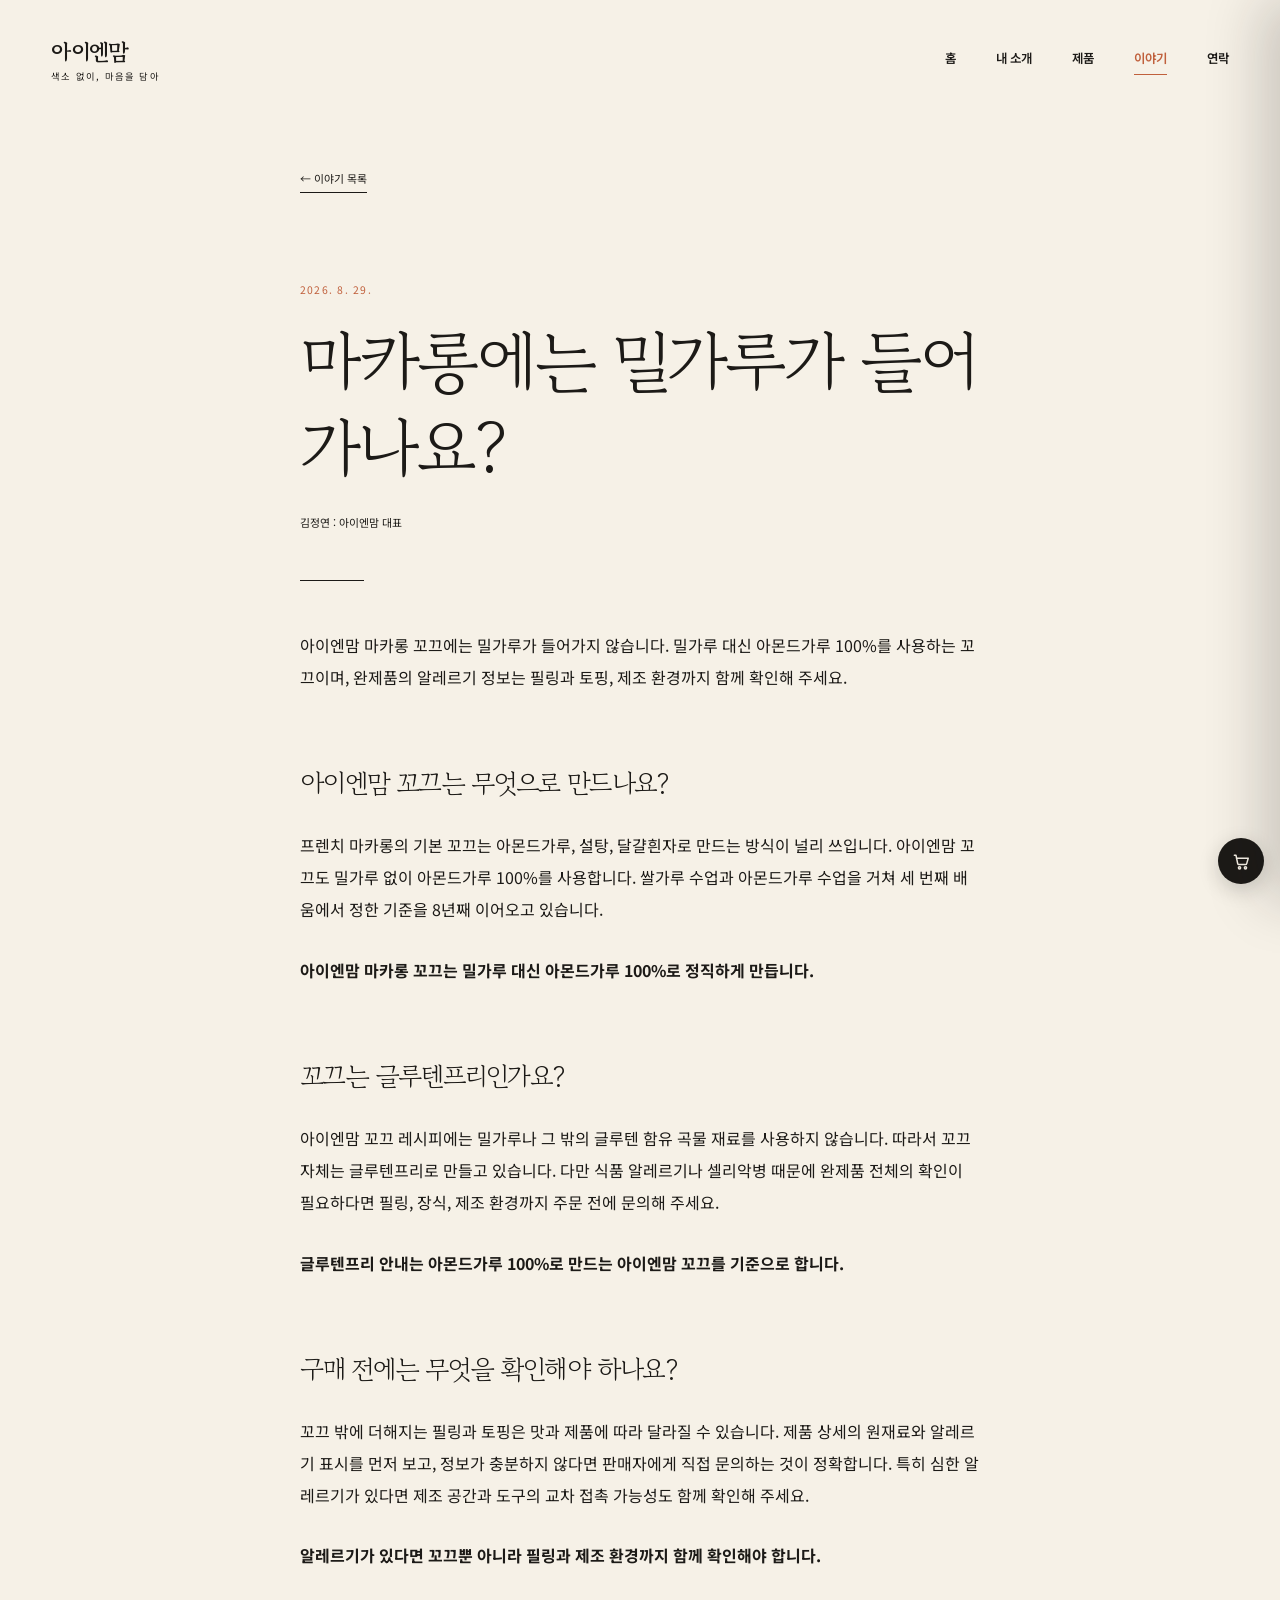
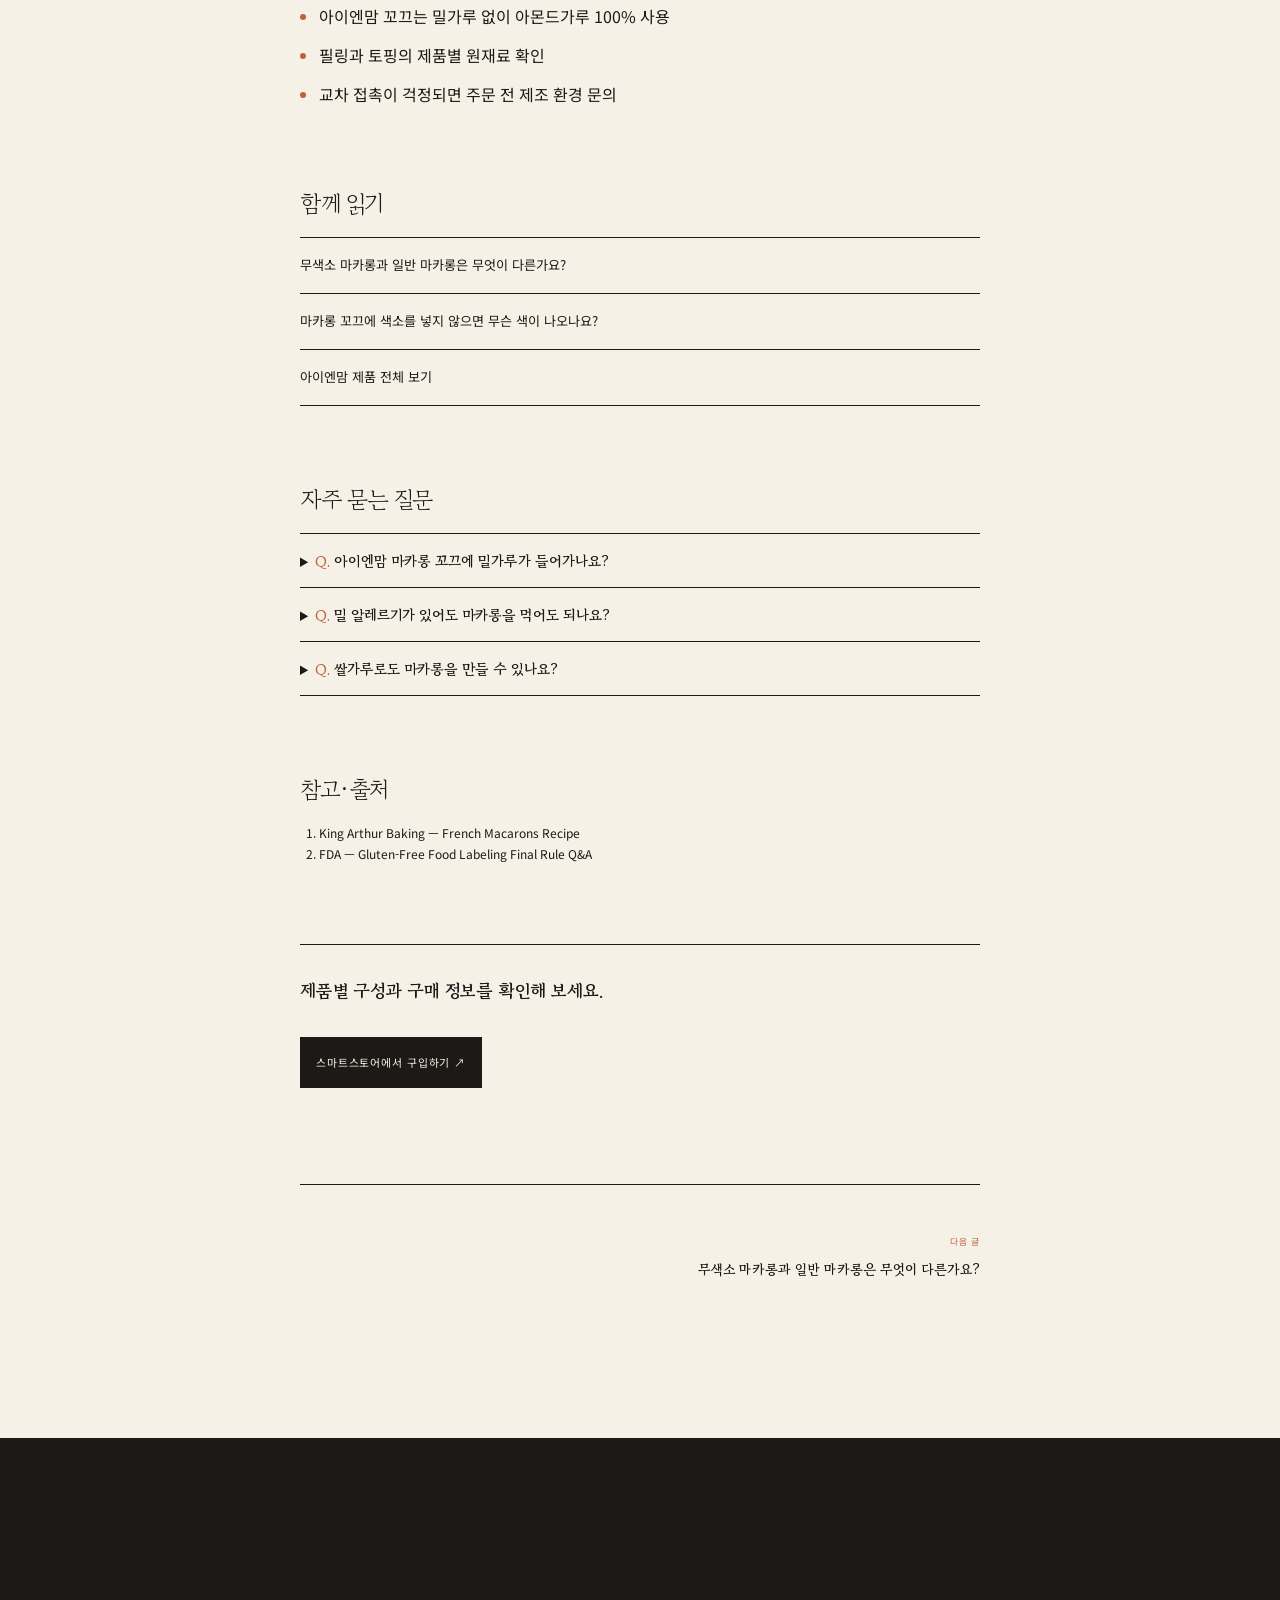
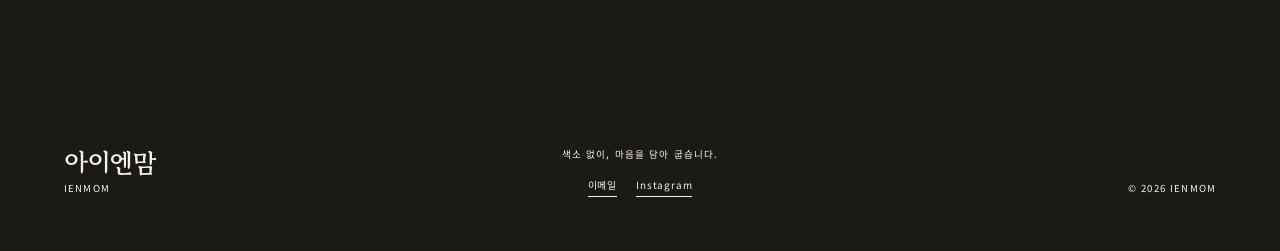
<file: story/macaron-wheat-flour.html>
<!doctype html>
<html lang="ko">
  <head>
    <meta charset="utf-8">
    <meta name="viewport" content="width=device-width, initial-scale=1">
    <title>마카롱에는 밀가루가 들어가나요? | 아이엔맘</title>
    <meta name="description" content="아이엔맘 마카롱 꼬끄에는 밀가루가 들어가지 않으며 아몬드가루 100%를 사용합니다. 완제품의 알레르기 정보는 필링과 제조 환경까지 함께 확인해 주세요.">
    <meta name="author" content="김정연 : 아이엔맘 대표">
    <meta name="theme-color" content="#F6F1E7">
    <link rel="canonical" href="https://www.iandmomdessert.co.kr/story/macaron-wheat-flour.html">
    <meta property="og:type" content="article">
    <meta property="og:title" content="마카롱에는 밀가루가 들어가나요?">
    <meta property="og:description" content="아이엔맘 마카롱 꼬끄에는 밀가루가 들어가지 않으며 아몬드가루 100%를 사용합니다. 완제품의 알레르기 정보는 필링과 제조 환경까지 함께 확인해 주세요.">
    <meta property="og:url" content="https://www.iandmomdessert.co.kr/story/macaron-wheat-flour.html">
    <meta property="og:image" content="https://www.iandmomdessert.co.kr/assets/ienmom-macaron-set.png">
    <link rel="preconnect" href="https://fonts.googleapis.com">
    <link rel="preconnect" href="https://fonts.gstatic.com" crossorigin>
    <link href="https://fonts.googleapis.com/css2?family=Gowun+Batang:wght@400;700&family=Noto+Sans+KR:wght@400;500;600&display=swap" rel="stylesheet">
    <link rel="stylesheet" href="../styles.css">
    <link rel="stylesheet" href="story.css">
    <script type="application/ld+json">
      {"@context":"https://schema.org","@type":"BlogPosting","headline":"마카롱에는 밀가루가 들어가나요?","description":"아이엔맘 마카롱 꼬끄에는 밀가루가 들어가지 않으며 아몬드가루 100%를 사용합니다. 완제품의 알레르기 정보는 필링과 제조 환경까지 함께 확인해 주세요.","datePublished":"2026-08-29","dateModified":"2026-08-29","author":{"@type":"Person","name":"김정연 : 아이엔맘 대표"},"mainEntityOfPage":"https://www.iandmomdessert.co.kr/story/macaron-wheat-flour.html","keywords":["마카롱","밀가루","아몬드가루","알레르기"]}
    </script>
    <script type="application/ld+json">
      {"@context":"https://schema.org","@type":"FAQPage","mainEntity":[{"@type":"Question","name":"아이엔맘 마카롱 꼬끄에 밀가루가 들어가나요?","acceptedAnswer":{"@type":"Answer","text":"아니요. 아이엔맘 꼬끄는 밀가루 없이 아몬드가루 100%를 사용합니다."}},{"@type":"Question","name":"밀 알레르기가 있어도 마카롱을 먹어도 되나요?","acceptedAnswer":{"@type":"Answer","text":"꼬끄는 밀가루 없이 만들지만 필링과 제조 환경까지 확인해야 하므로 주문 전에 문의해 주세요."}},{"@type":"Question","name":"쌀가루로도 마카롱을 만들 수 있나요?","acceptedAnswer":{"@type":"Answer","text":"쌀가루를 활용한 방식도 있지만 아몬드 마카롱과 재료와 풍미가 다를 수 있습니다."}}]}
    </script>
    <script type="application/ld+json">
      {"@context":"https://schema.org","@type":"BreadcrumbList","itemListElement":[{"@type":"ListItem","position":1,"name":"홈","item":"https://www.iandmomdessert.co.kr/"},{"@type":"ListItem","position":2,"name":"이야기","item":"https://www.iandmomdessert.co.kr/story/"},{"@type":"ListItem","position":3,"name":"마카롱에는 밀가루가 들어가나요?","item":"https://www.iandmomdessert.co.kr/story/macaron-wheat-flour.html"}]}
    </script>
    <script src="../script.js" defer></script>
    <link rel="stylesheet" href="../assets/cart.css">
  </head>
  <body class="post-page">
    <a class="skip-link" href="#post-main">본문으로 바로가기</a>
    <header class="site-header">
      <a class="brand" href="../index.html" aria-label="아이엔맘 홈"><span class="brand-name">아이엔맘</span><span class="brand-line">색소 없이, 마음을 담아</span></a>
      <button class="menu-button" type="button" aria-label="메뉴 열기" aria-expanded="false" aria-controls="main-nav"><span></span><span></span></button>
      <nav id="main-nav" class="main-nav" aria-label="주요 메뉴"><a href="../index.html">홈</a><a href="../about.html">내 소개</a><a href="../products.html">제품</a><a href="index.html" aria-current="page">이야기</a><a href="../contact.html">연락</a></nav>
    </header>
    <div class="post-shell">
      <a class="post-back" href="index.html">← 이야기 목록</a>
      <main id="post-main">
        <article class="story-article">
          <header class="post-head"><time datetime="2026-08-29">2026. 8. 29.</time><h1>마카롱에는 밀가루가 들어가나요?</h1><p class="post-meta">김정연 : 아이엔맘 대표</p></header>
          <hr class="post-rule">
          <div class="post-body">
            <p>아이엔맘 마카롱 꼬끄에는 밀가루가 들어가지 않습니다. 밀가루 대신 아몬드가루 100%를 사용하는 꼬끄이며, 완제품의 알레르기 정보는 필링과 토핑, 제조 환경까지 함께 확인해 주세요.</p>
            <h2>아이엔맘 꼬끄는 무엇으로 만드나요?</h2>
            <p>프렌치 마카롱의 기본 꼬끄는 아몬드가루, 설탕, 달걀흰자로 만드는 방식이 널리 쓰입니다. 아이엔맘 꼬끄도 밀가루 없이 아몬드가루 100%를 사용합니다. 쌀가루 수업과 아몬드가루 수업을 거쳐 세 번째 배움에서 정한 기준을 8년째 이어오고 있습니다.</p>
            <p><strong>아이엔맘 마카롱 꼬끄는 밀가루 대신 아몬드가루 100%로 정직하게 만듭니다.</strong></p>
            <h2>꼬끄는 글루텐프리인가요?</h2>
            <p>아이엔맘 꼬끄 레시피에는 밀가루나 그 밖의 글루텐 함유 곡물 재료를 사용하지 않습니다. 따라서 꼬끄 자체는 글루텐프리로 만들고 있습니다. 다만 식품 알레르기나 셀리악병 때문에 완제품 전체의 확인이 필요하다면 필링, 장식, 제조 환경까지 주문 전에 문의해 주세요.</p>
            <p><strong>글루텐프리 안내는 아몬드가루 100%로 만드는 아이엔맘 꼬끄를 기준으로 합니다.</strong></p>
            <h2>구매 전에는 무엇을 확인해야 하나요?</h2>
            <p>꼬끄 밖에 더해지는 필링과 토핑은 맛과 제품에 따라 달라질 수 있습니다. 제품 상세의 원재료와 알레르기 표시를 먼저 보고, 정보가 충분하지 않다면 판매자에게 직접 문의하는 것이 정확합니다. 특히 심한 알레르기가 있다면 제조 공간과 도구의 교차 접촉 가능성도 함께 확인해 주세요.</p>
            <p><strong>알레르기가 있다면 꼬끄뿐 아니라 필링과 제조 환경까지 함께 확인해야 합니다.</strong></p>
            <ul><li>아이엔맘 꼬끄는 밀가루 없이 아몬드가루 100% 사용</li><li>필링과 토핑의 제품별 원재료 확인</li><li>교차 접촉이 걱정되면 주문 전 제조 환경 문의</li></ul>
          </div>
          <section class="post-related"><h2>함께 읽기</h2><ul><li><a href="uncolored-vs-colored-macaron.html">무색소 마카롱과 일반 마카롱은 무엇이 다른가요?</a></li><li><a href="uncolored-macaron-shell-color.html">마카롱 꼬끄에 색소를 넣지 않으면 무슨 색이 나오나요?</a></li><li><a href="../products.html">아이엔맘 제품 전체 보기</a></li></ul></section>
          <section class="post-faq"><h2>자주 묻는 질문</h2><details><summary>아이엔맘 마카롱 꼬끄에 밀가루가 들어가나요?</summary><p>아니요. 아이엔맘 꼬끄는 밀가루 없이 아몬드가루 100%를 사용합니다.</p></details><details><summary>밀 알레르기가 있어도 마카롱을 먹어도 되나요?</summary><p>꼬끄는 밀가루 없이 만들지만 필링과 제조 환경까지 확인해야 하므로 주문 전에 문의해 주세요.</p></details><details><summary>쌀가루로도 마카롱을 만들 수 있나요?</summary><p>쌀가루를 활용한 방식도 있지만 아몬드 마카롱과 재료와 풍미가 다를 수 있습니다.</p></details></section>
          <section class="post-sources"><h2>참고·출처</h2><ol><li><a href="https://www.kingarthurbaking.com/recipes/french-macarons-recipe" target="_blank" rel="noopener">King Arthur Baking — French Macarons Recipe</a></li><li><a href="https://www.fda.gov/food/nutrition-food-labeling-and-critical-foods/questions-and-answers-gluten-free-food-labeling-final-rule" target="_blank" rel="noopener">FDA — Gluten-Free Food Labeling Final Rule Q&amp;A</a></li></ol></section>
          <div class="post-cta"><p>제품별 구성과 구매 정보를 확인해 보세요.</p><a class="buy-button" href="https://smartstore.naver.com/iandmomriceflower/products/6009773424" target="_blank" rel="noopener">스마트스토어에서 구입하기 ↗</a></div>
          <nav class="post-nav" aria-label="관련 글"><span></span><a class="next" href="uncolored-vs-colored-macaron.html"><span class="dir">다음 글</span><div class="pn-title">무색소 마카롱과 일반 마카롱은 무엇이 다른가요?</div></a></nav>
        </article>
      </main>
    </div>
    <footer><div><strong>아이엔맘</strong><span>IENMOM</span></div><div class="footer-center"><p>색소 없이, 마음을 담아 굽습니다.</p><nav class="footer-links" aria-label="푸터 연락처"><a href="mailto:khlove0718@naver.com" target="_blank" rel="noopener">이메일</a><a href="https://www.instagram.com/iandmom_new/" target="_blank" rel="noopener">Instagram</a></nav></div><p class="footer-copy">© <span id="year"></span> IENMOM</p></footer>
    <script src="../assets/cart.js" defer></script>
  </body>
</html>
</file>
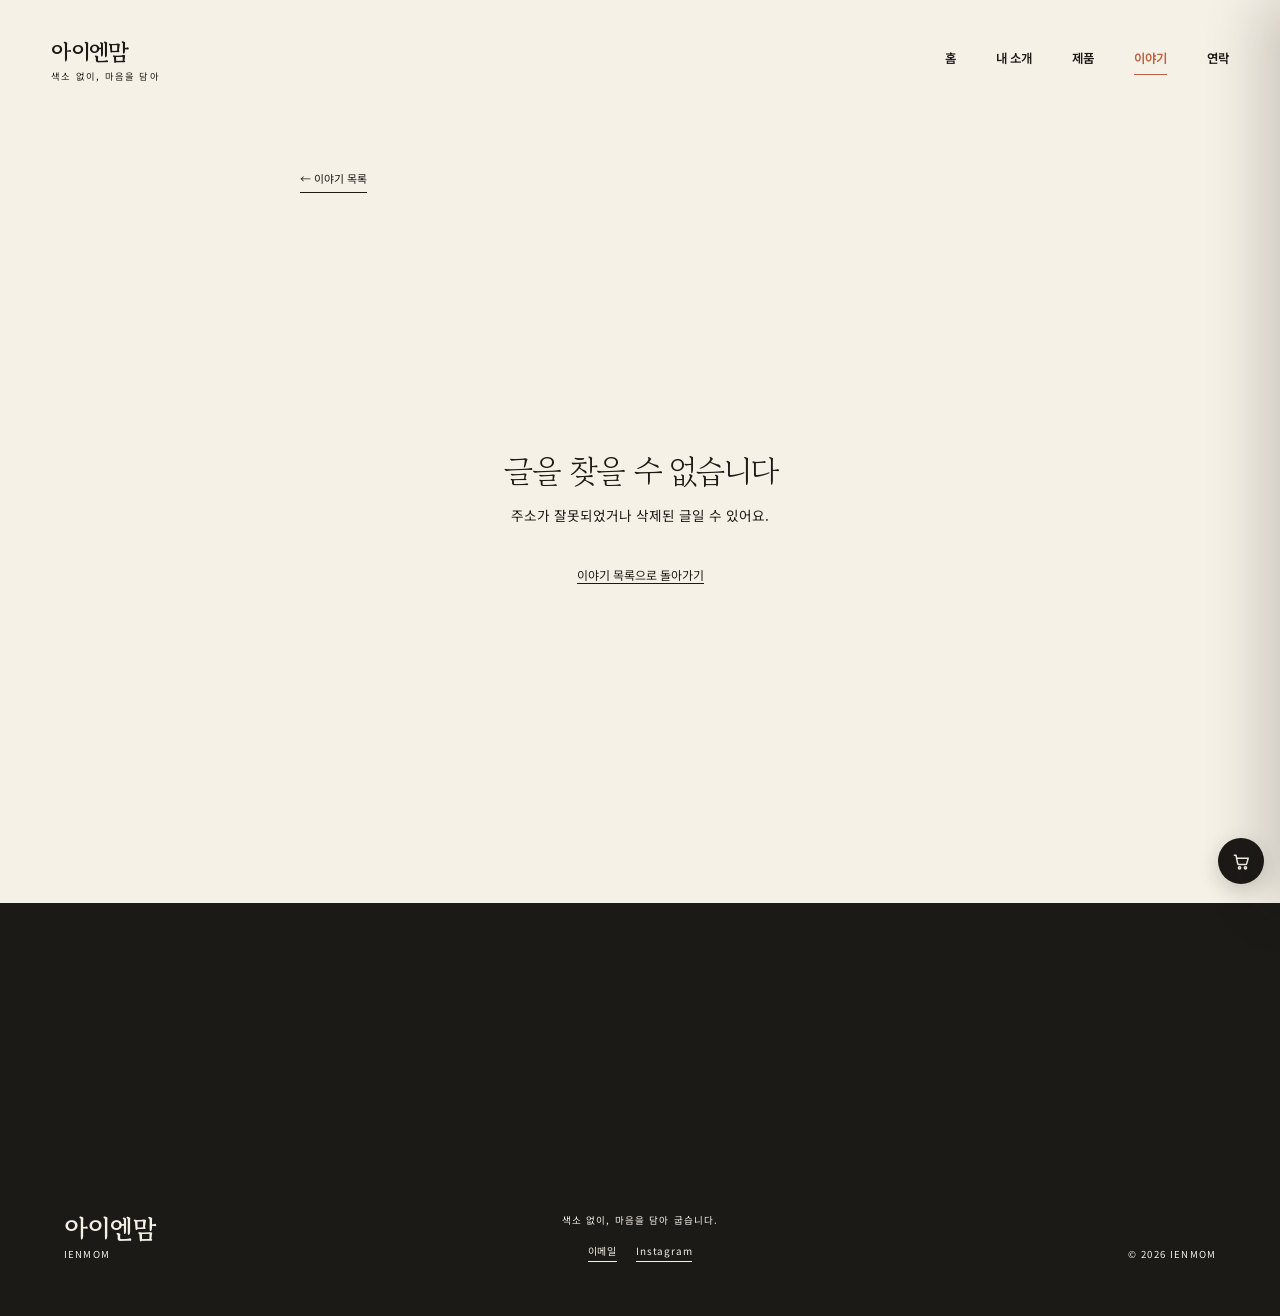
<file: story/post.html>
<!doctype html>
<html lang="ko">
  <head>
    <meta charset="utf-8">
    <meta name="viewport" content="width=device-width, initial-scale=1">
    <meta name="description" content="아이엔맘이 무색소 수제마카롱과 수제휘낭시에를 만들며 기록한 이야기를 읽어보세요.">
    <meta name="author" content="">
    <meta name="theme-color" content="#F6F1E7">
    <link rel="canonical" href="https://www.iandmomdessert.co.kr/story/post.html">
    <meta property="og:type" content="article">
    <meta property="og:title" content="이야기 읽기 | 아이엔맘">
    <meta property="og:description" content="아이엔맘이 무색소 수제마카롱과 수제휘낭시에를 만들며 기록한 이야기를 읽어보세요.">
    <meta property="og:url" content="https://www.iandmomdessert.co.kr/story/post.html">
    <meta property="og:image" content="https://www.iandmomdessert.co.kr/assets/ienmom-macaron-set.png">
    <title>이야기 읽기 | 아이엔맘</title>
    <link rel="preconnect" href="https://fonts.googleapis.com">
    <link rel="preconnect" href="https://fonts.gstatic.com" crossorigin>
    <link href="https://fonts.googleapis.com/css2?family=Gowun+Batang:wght@400;700&family=Noto+Sans+KR:wght@400;500;600&display=swap" rel="stylesheet">
    <link rel="stylesheet" href="../styles.css">
    <link rel="stylesheet" href="story.css">
    <script src="../script.js" defer></script>
    <script src="post.js" defer></script>
    <link rel="stylesheet" href="../assets/cart.css">
  </head>
  <body class="post-page">
    <a class="skip-link" href="#post-main">본문으로 바로가기</a>
    <header class="site-header">
      <a class="brand" href="../index.html" aria-label="아이엔맘 홈"><span class="brand-name">아이엔맘</span><span class="brand-line">색소 없이, 마음을 담아</span></a>
      <button class="menu-button" type="button" aria-label="메뉴 열기" aria-expanded="false" aria-controls="main-nav"><span></span><span></span></button>
      <nav id="main-nav" class="main-nav" aria-label="주요 메뉴">
        <a href="../index.html">홈</a><a href="../about.html">내 소개</a><a href="../products.html">제품</a><a href="index.html" aria-current="page">이야기</a><a href="../contact.html">연락</a>
      </nav>
    </header>

    <div class="post-shell">
      <a class="post-back" href="index.html">← 이야기 목록</a>
      <main id="post-main"><div class="post-loading"><h1>아이엔맘 이야기</h1><p>글을 불러오는 중입니다.</p></div></main>
    </div>

    <footer><div><strong>아이엔맘</strong><span>IENMOM</span></div><div class="footer-center"><p>색소 없이, 마음을 담아 굽습니다.</p><nav class="footer-links" aria-label="푸터 연락처"><a href="mailto:khlove0718@naver.com" target="_blank" rel="noopener">이메일</a><a href="https://www.instagram.com/iandmom_new/" target="_blank" rel="noopener">Instagram</a></nav></div><p class="footer-copy">© <span id="year"></span> IENMOM</p></footer>
    <script src="../assets/cart.js" defer></script>
  </body>
</html>
</file>
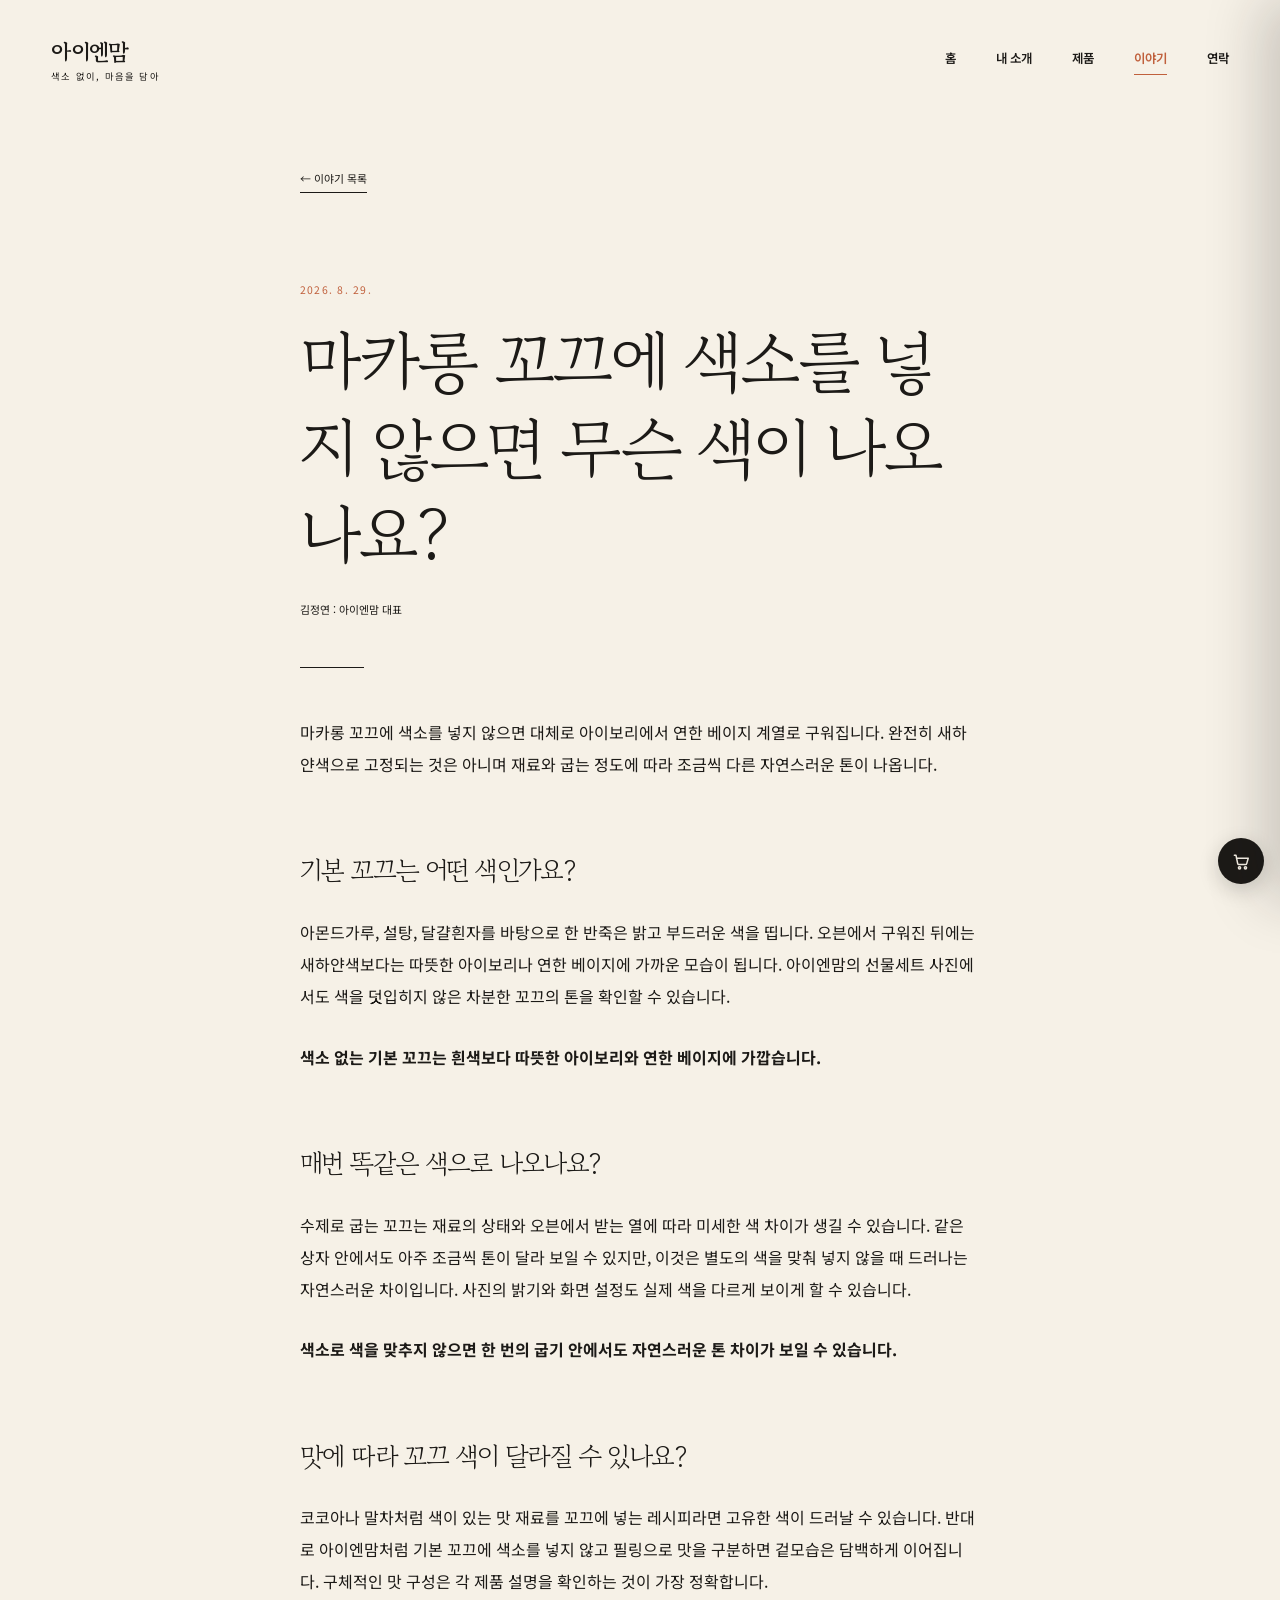
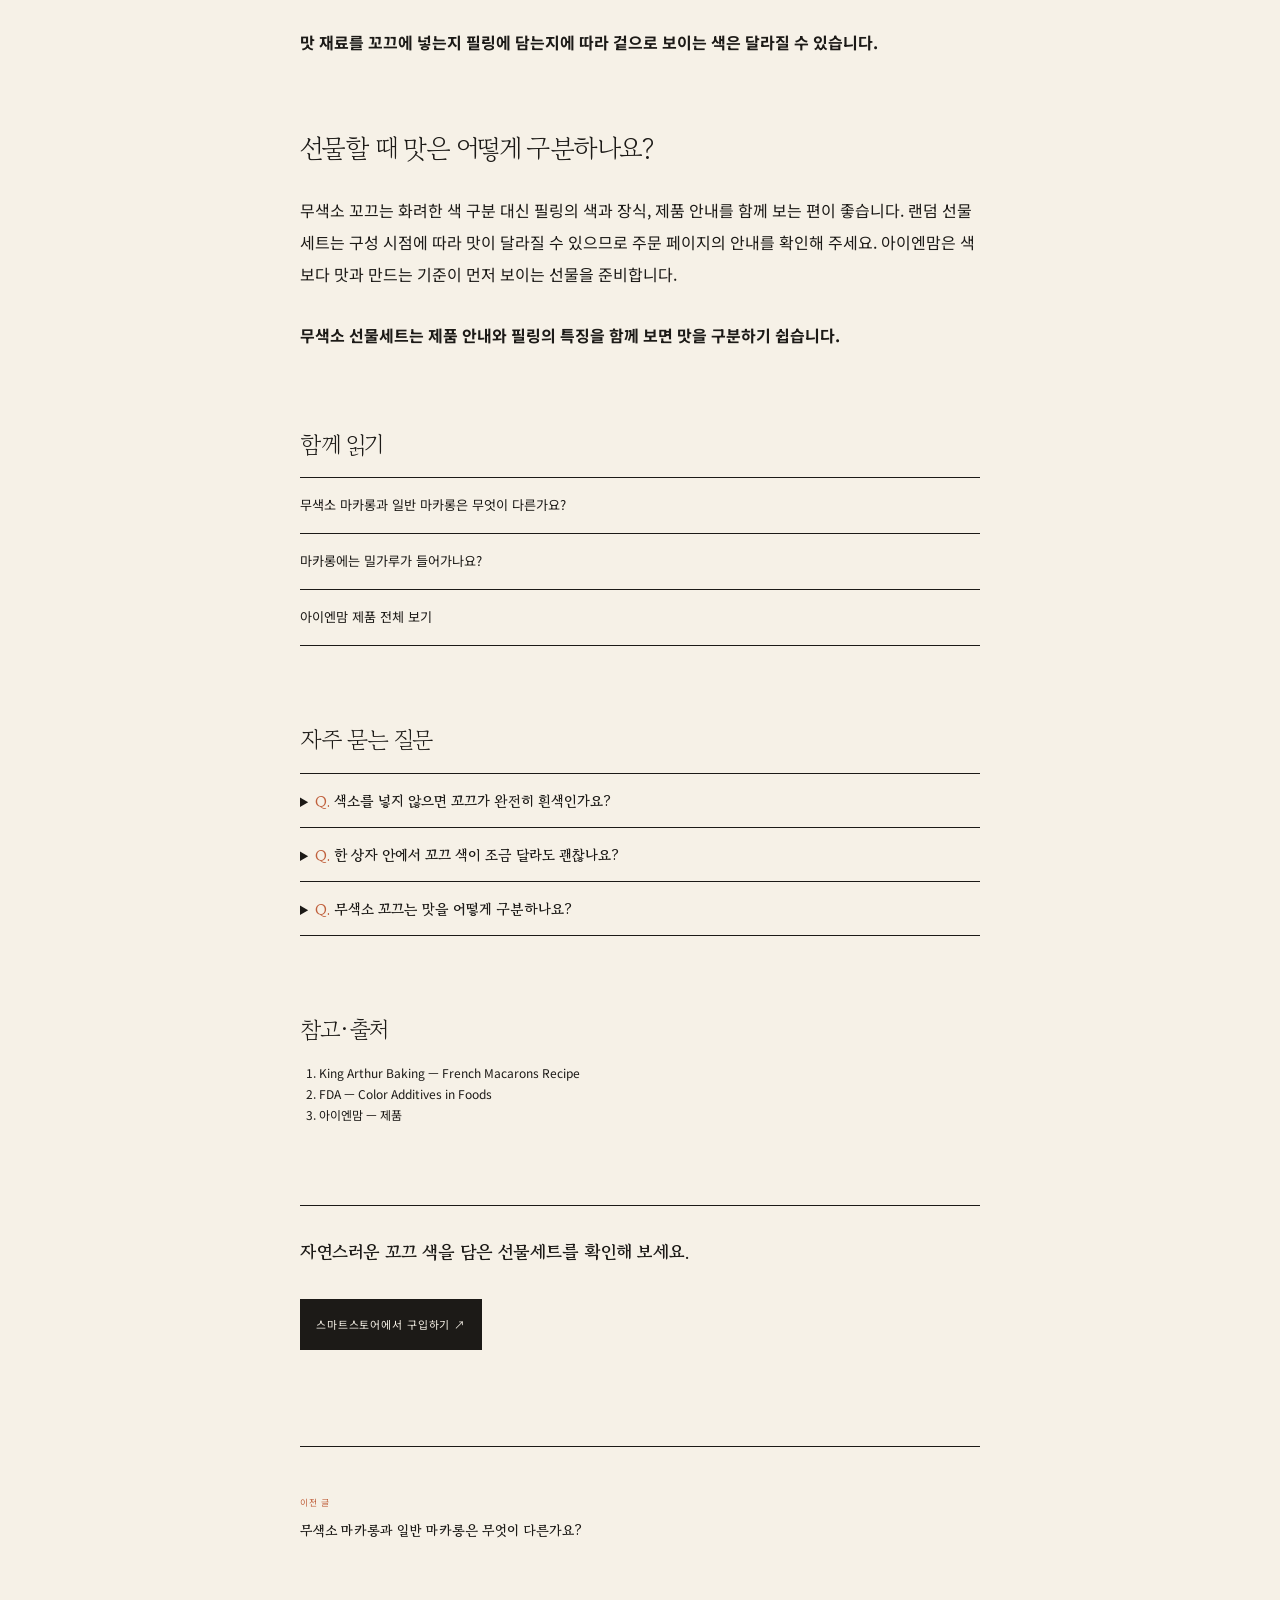
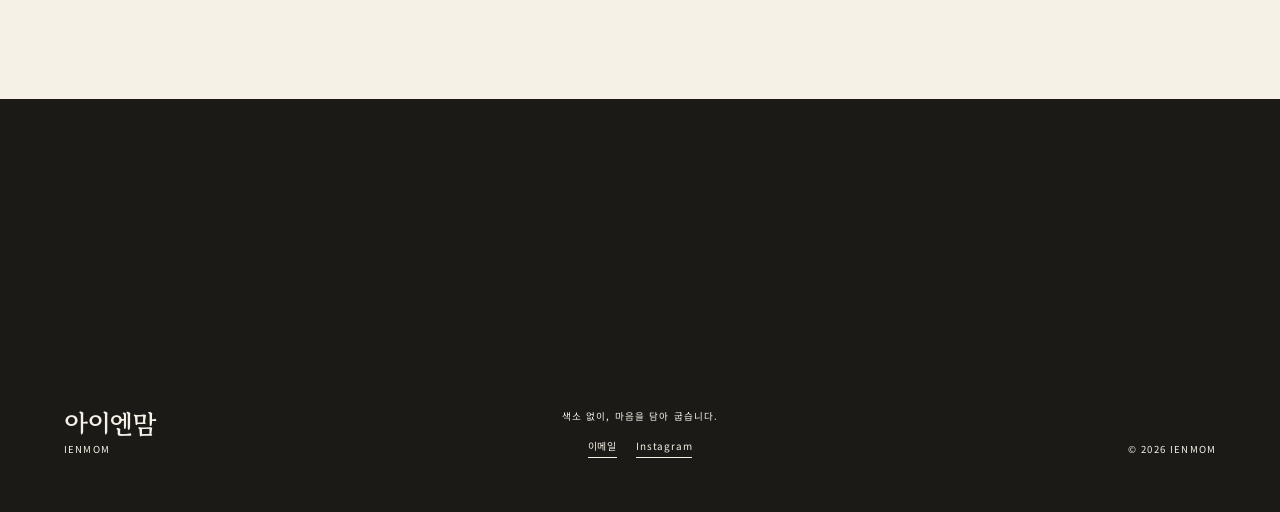
<file: story/uncolored-macaron-shell-color.html>
<!doctype html>
<html lang="ko">
<head>
  <meta charset="utf-8"><meta name="viewport" content="width=device-width, initial-scale=1">
  <title>마카롱 꼬끄에 색소를 넣지 않으면 무슨 색이 나오나요? | 아이엔맘</title>
  <meta name="description" content="마카롱 꼬끄에 색소를 넣지 않으면 대체로 아이보리에서 연한 베이지 계열로 구워집니다. 재료와 굽는 정도에 따라 자연스러운 색 차이가 생길 수 있습니다."><meta name="author" content="김정연 : 아이엔맘 대표"><meta name="theme-color" content="#F6F1E7">
  <link rel="canonical" href="https://www.iandmomdessert.co.kr/story/uncolored-macaron-shell-color.html"><meta property="og:type" content="article"><meta property="og:title" content="마카롱 꼬끄에 색소를 넣지 않으면 무슨 색이 나오나요?"><meta property="og:description" content="마카롱 꼬끄에 색소를 넣지 않으면 대체로 아이보리에서 연한 베이지 계열로 구워집니다. 재료와 굽는 정도에 따라 자연스러운 색 차이가 생길 수 있습니다."><meta property="og:url" content="https://www.iandmomdessert.co.kr/story/uncolored-macaron-shell-color.html"><meta property="og:image" content="https://www.iandmomdessert.co.kr/assets/ienmom-macaron-set.png">
  <link rel="preconnect" href="https://fonts.googleapis.com"><link rel="preconnect" href="https://fonts.gstatic.com" crossorigin><link href="https://fonts.googleapis.com/css2?family=Gowun+Batang:wght@400;700&family=Noto+Sans+KR:wght@400;500;600&display=swap" rel="stylesheet"><link rel="stylesheet" href="../styles.css"><link rel="stylesheet" href="story.css">
  <script type="application/ld+json">{"@context":"https://schema.org","@type":"BlogPosting","headline":"마카롱 꼬끄에 색소를 넣지 않으면 무슨 색이 나오나요?","description":"마카롱 꼬끄에 색소를 넣지 않으면 대체로 아이보리에서 연한 베이지 계열로 구워집니다. 재료와 굽는 정도에 따라 자연스러운 색 차이가 생길 수 있습니다.","datePublished":"2026-08-29","dateModified":"2026-08-29","author":{"@type":"Person","name":"김정연 : 아이엔맘 대표"},"mainEntityOfPage":"https://www.iandmomdessert.co.kr/story/uncolored-macaron-shell-color.html","keywords":["마카롱 꼬끄","무색소","아이보리 마카롱"]}</script>
  <script type="application/ld+json">{"@context":"https://schema.org","@type":"FAQPage","mainEntity":[{"@type":"Question","name":"색소를 넣지 않으면 꼬끄가 완전히 흰색인가요?","acceptedAnswer":{"@type":"Answer","text":"아니요. 대체로 따뜻한 아이보리나 연한 베이지 계열로 보입니다."}},{"@type":"Question","name":"한 상자 안에서 꼬끄 색이 조금 달라도 괜찮나요?","acceptedAnswer":{"@type":"Answer","text":"재료와 굽기 상태에 따라 미세한 톤 차이가 생길 수 있습니다."}},{"@type":"Question","name":"무색소 꼬끄는 맛을 어떻게 구분하나요?","acceptedAnswer":{"@type":"Answer","text":"필링의 색과 장식, 제품 안내를 함께 확인하면 각 맛을 구분하는 데 도움이 됩니다."}}]}</script>
  <script type="application/ld+json">{"@context":"https://schema.org","@type":"BreadcrumbList","itemListElement":[{"@type":"ListItem","position":1,"name":"홈","item":"https://www.iandmomdessert.co.kr/"},{"@type":"ListItem","position":2,"name":"이야기","item":"https://www.iandmomdessert.co.kr/story/"},{"@type":"ListItem","position":3,"name":"마카롱 꼬끄에 색소를 넣지 않으면 무슨 색이 나오나요?","item":"https://www.iandmomdessert.co.kr/story/uncolored-macaron-shell-color.html"}]}</script><script src="../script.js" defer></script>
  <link rel="stylesheet" href="../assets/cart.css">
</head>
<body class="post-page"><a class="skip-link" href="#post-main">본문으로 바로가기</a>
<header class="site-header"><a class="brand" href="../index.html" aria-label="아이엔맘 홈"><span class="brand-name">아이엔맘</span><span class="brand-line">색소 없이, 마음을 담아</span></a><button class="menu-button" type="button" aria-label="메뉴 열기" aria-expanded="false" aria-controls="main-nav"><span></span><span></span></button><nav id="main-nav" class="main-nav" aria-label="주요 메뉴"><a href="../index.html">홈</a><a href="../about.html">내 소개</a><a href="../products.html">제품</a><a href="index.html" aria-current="page">이야기</a><a href="../contact.html">연락</a></nav></header>
<div class="post-shell"><a class="post-back" href="index.html">← 이야기 목록</a><main id="post-main"><article class="story-article">
<header class="post-head"><time datetime="2026-08-29">2026. 8. 29.</time><h1>마카롱 꼬끄에 색소를 넣지 않으면 무슨 색이 나오나요?</h1><p class="post-meta">김정연 : 아이엔맘 대표</p></header><hr class="post-rule">
<div class="post-body">
  <p>마카롱 꼬끄에 색소를 넣지 않으면 대체로 아이보리에서 연한 베이지 계열로 구워집니다. 완전히 새하얀색으로 고정되는 것은 아니며 재료와 굽는 정도에 따라 조금씩 다른 자연스러운 톤이 나옵니다.</p>
  <h2>기본 꼬끄는 어떤 색인가요?</h2><p>아몬드가루, 설탕, 달걀흰자를 바탕으로 한 반죽은 밝고 부드러운 색을 띱니다. 오븐에서 구워진 뒤에는 새하얀색보다는 따뜻한 아이보리나 연한 베이지에 가까운 모습이 됩니다. 아이엔맘의 선물세트 사진에서도 색을 덧입히지 않은 차분한 꼬끄의 톤을 확인할 수 있습니다.</p><p><strong>색소 없는 기본 꼬끄는 흰색보다 따뜻한 아이보리와 연한 베이지에 가깝습니다.</strong></p>
  <h2>매번 똑같은 색으로 나오나요?</h2><p>수제로 굽는 꼬끄는 재료의 상태와 오븐에서 받는 열에 따라 미세한 색 차이가 생길 수 있습니다. 같은 상자 안에서도 아주 조금씩 톤이 달라 보일 수 있지만, 이것은 별도의 색을 맞춰 넣지 않을 때 드러나는 자연스러운 차이입니다. 사진의 밝기와 화면 설정도 실제 색을 다르게 보이게 할 수 있습니다.</p><p><strong>색소로 색을 맞추지 않으면 한 번의 굽기 안에서도 자연스러운 톤 차이가 보일 수 있습니다.</strong></p>
  <h2>맛에 따라 꼬끄 색이 달라질 수 있나요?</h2><p>코코아나 말차처럼 색이 있는 맛 재료를 꼬끄에 넣는 레시피라면 고유한 색이 드러날 수 있습니다. 반대로 아이엔맘처럼 기본 꼬끄에 색소를 넣지 않고 필링으로 맛을 구분하면 겉모습은 담백하게 이어집니다. 구체적인 맛 구성은 각 제품 설명을 확인하는 것이 가장 정확합니다.</p><p><strong>맛 재료를 꼬끄에 넣는지 필링에 담는지에 따라 겉으로 보이는 색은 달라질 수 있습니다.</strong></p>
  <h2>선물할 때 맛은 어떻게 구분하나요?</h2><p>무색소 꼬끄는 화려한 색 구분 대신 필링의 색과 장식, 제품 안내를 함께 보는 편이 좋습니다. 랜덤 선물세트는 구성 시점에 따라 맛이 달라질 수 있으므로 주문 페이지의 안내를 확인해 주세요. 아이엔맘은 색보다 맛과 만드는 기준이 먼저 보이는 선물을 준비합니다.</p><p><strong>무색소 선물세트는 제품 안내와 필링의 특징을 함께 보면 맛을 구분하기 쉽습니다.</strong></p>
</div>
<section class="post-related"><h2>함께 읽기</h2><ul><li><a href="uncolored-vs-colored-macaron.html">무색소 마카롱과 일반 마카롱은 무엇이 다른가요?</a></li><li><a href="macaron-wheat-flour.html">마카롱에는 밀가루가 들어가나요?</a></li><li><a href="../products.html">아이엔맘 제품 전체 보기</a></li></ul></section>
<section class="post-faq"><h2>자주 묻는 질문</h2><details><summary>색소를 넣지 않으면 꼬끄가 완전히 흰색인가요?</summary><p>아니요. 대체로 따뜻한 아이보리나 연한 베이지 계열로 보입니다.</p></details><details><summary>한 상자 안에서 꼬끄 색이 조금 달라도 괜찮나요?</summary><p>재료와 굽기 상태에 따라 미세한 톤 차이가 생길 수 있습니다.</p></details><details><summary>무색소 꼬끄는 맛을 어떻게 구분하나요?</summary><p>필링의 색과 장식, 제품 안내를 함께 확인하면 각 맛을 구분하는 데 도움이 됩니다.</p></details></section>
<section class="post-sources"><h2>참고·출처</h2><ol><li><a href="https://www.kingarthurbaking.com/recipes/french-macarons-recipe" target="_blank" rel="noopener">King Arthur Baking — French Macarons Recipe</a></li><li><a href="https://www.fda.gov/food/color-additives-information-consumers/color-additives-foods" target="_blank" rel="noopener">FDA — Color Additives in Foods</a></li><li><a href="../products.html">아이엔맘 — 제품</a></li></ol></section>
<div class="post-cta"><p>자연스러운 꼬끄 색을 담은 선물세트를 확인해 보세요.</p><a class="buy-button" href="https://smartstore.naver.com/iandmomriceflower/products/6009773424" target="_blank" rel="noopener">스마트스토어에서 구입하기 ↗</a></div>
<nav class="post-nav" aria-label="관련 글"><a class="prev" href="uncolored-vs-colored-macaron.html"><span class="dir">이전 글</span><div class="pn-title">무색소 마카롱과 일반 마카롱은 무엇이 다른가요?</div></a><span></span></nav>
</article></main></div><footer><div><strong>아이엔맘</strong><span>IENMOM</span></div><div class="footer-center"><p>색소 없이, 마음을 담아 굽습니다.</p><nav class="footer-links" aria-label="푸터 연락처"><a href="mailto:khlove0718@naver.com" target="_blank" rel="noopener">이메일</a><a href="https://www.instagram.com/iandmom_new/" target="_blank" rel="noopener">Instagram</a></nav></div><p class="footer-copy">© <span id="year"></span> IENMOM</p></footer>
<script src="../assets/cart.js" defer></script>
</body></html>
</file>
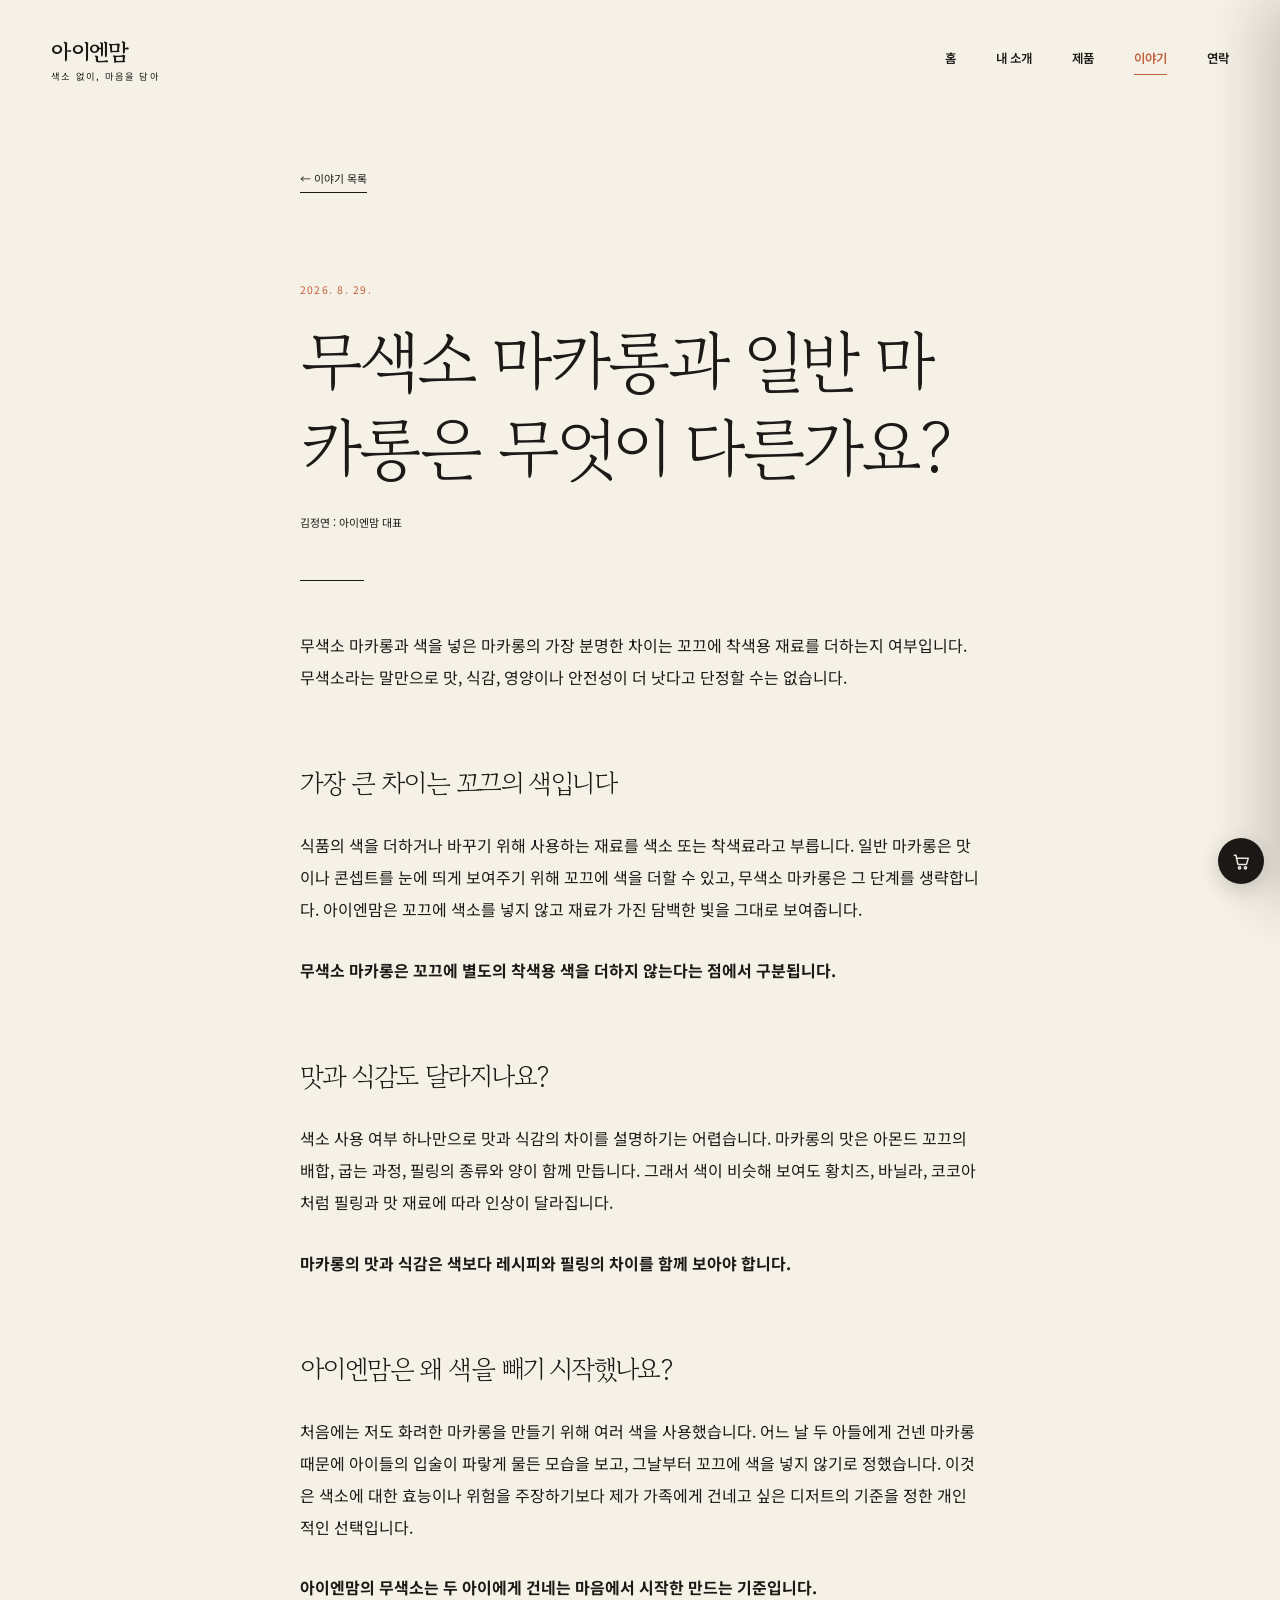
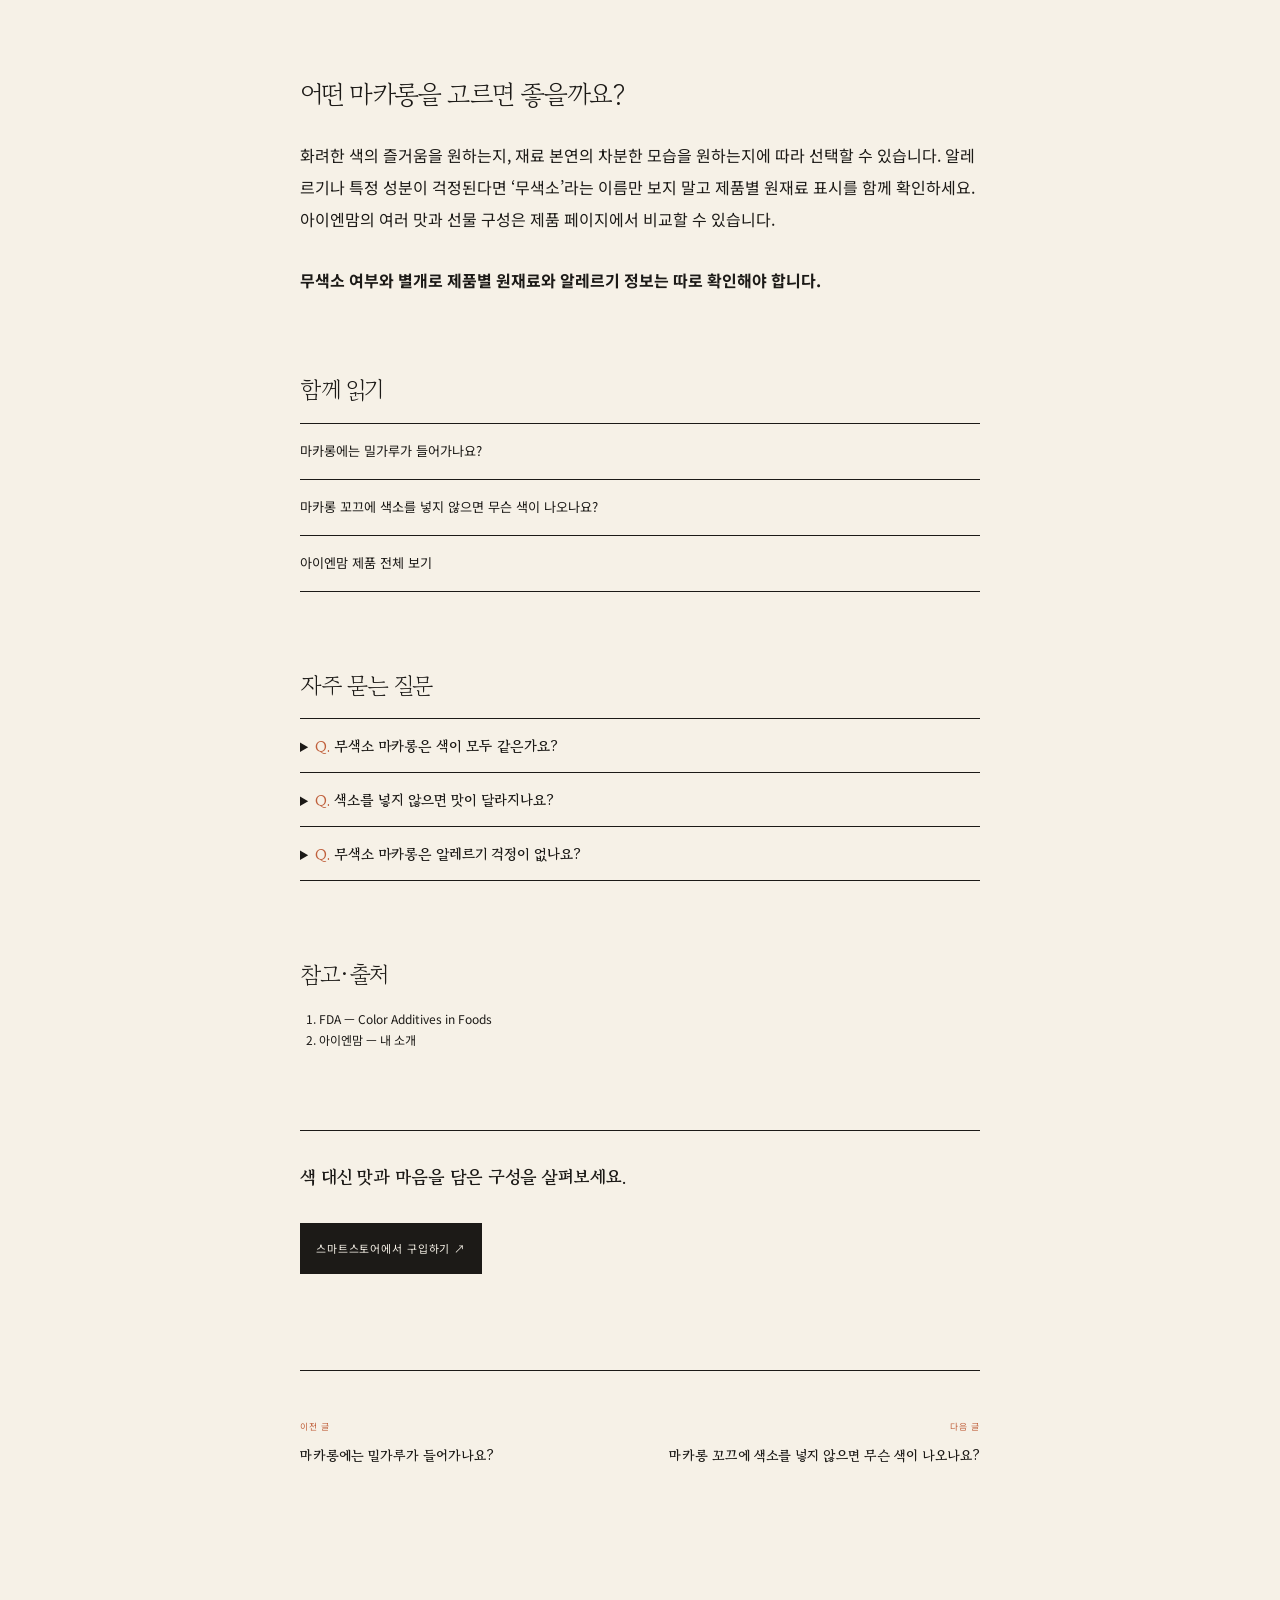
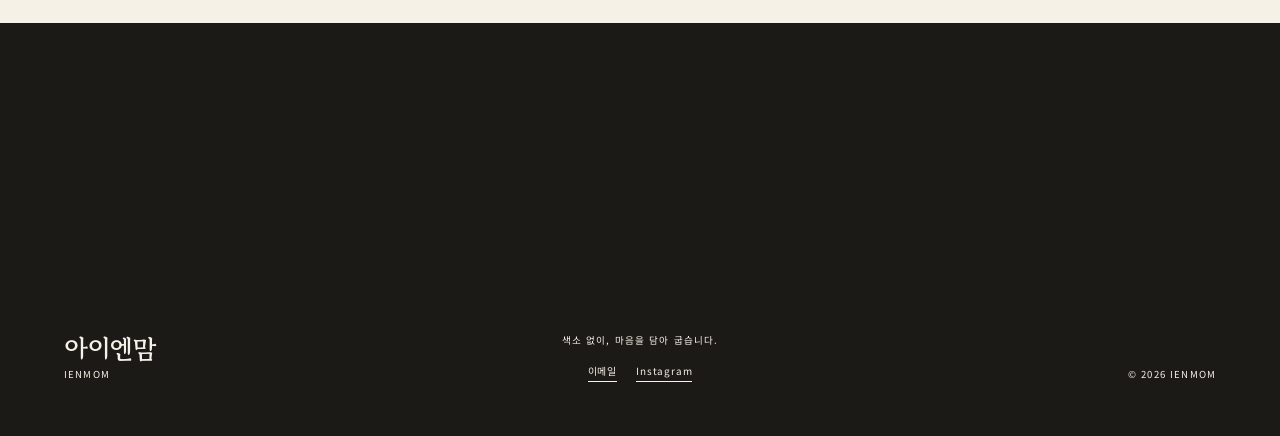
<file: story/uncolored-vs-colored-macaron.html>
<!doctype html>
<html lang="ko">
<head>
  <meta charset="utf-8"><meta name="viewport" content="width=device-width, initial-scale=1">
  <title>무색소 마카롱과 일반 마카롱은 무엇이 다른가요? | 아이엔맘</title>
  <meta name="description" content="무색소 마카롱과 색을 넣은 마카롱의 가장 분명한 차이는 꼬끄에 착색용 재료를 더하는지 여부입니다. 맛과 식감은 색보다 배합과 필링에 더 크게 좌우됩니다."><meta name="author" content="김정연 : 아이엔맘 대표"><meta name="theme-color" content="#F6F1E7">
  <link rel="canonical" href="https://www.iandmomdessert.co.kr/story/uncolored-vs-colored-macaron.html">
  <meta property="og:type" content="article"><meta property="og:title" content="무색소 마카롱과 일반 마카롱은 무엇이 다른가요?"><meta property="og:description" content="무색소 마카롱과 색을 넣은 마카롱의 가장 분명한 차이는 꼬끄에 착색용 재료를 더하는지 여부입니다. 맛과 식감은 색보다 배합과 필링에 더 크게 좌우됩니다."><meta property="og:url" content="https://www.iandmomdessert.co.kr/story/uncolored-vs-colored-macaron.html"><meta property="og:image" content="https://www.iandmomdessert.co.kr/assets/ienmom-macaron-set.png">
  <link rel="preconnect" href="https://fonts.googleapis.com"><link rel="preconnect" href="https://fonts.gstatic.com" crossorigin><link href="https://fonts.googleapis.com/css2?family=Gowun+Batang:wght@400;700&family=Noto+Sans+KR:wght@400;500;600&display=swap" rel="stylesheet"><link rel="stylesheet" href="../styles.css"><link rel="stylesheet" href="story.css">
  <script type="application/ld+json">{"@context":"https://schema.org","@type":"BlogPosting","headline":"무색소 마카롱과 일반 마카롱은 무엇이 다른가요?","description":"무색소 마카롱과 색을 넣은 마카롱의 가장 분명한 차이는 꼬끄에 착색용 재료를 더하는지 여부입니다. 맛과 식감은 색보다 배합과 필링에 더 크게 좌우됩니다.","datePublished":"2026-08-29","dateModified":"2026-08-29","author":{"@type":"Person","name":"김정연 : 아이엔맘 대표"},"mainEntityOfPage":"https://www.iandmomdessert.co.kr/story/uncolored-vs-colored-macaron.html","keywords":["무색소 마카롱","마카롱 차이","아이엔맘"]}</script>
  <script type="application/ld+json">{"@context":"https://schema.org","@type":"FAQPage","mainEntity":[{"@type":"Question","name":"무색소 마카롱은 색이 모두 같은가요?","acceptedAnswer":{"@type":"Answer","text":"기본 꼬끄는 비슷한 계열이지만 맛 재료와 굽기 상태에 따라 자연스러운 색 차이가 날 수 있습니다."}},{"@type":"Question","name":"색소를 넣지 않으면 맛이 달라지나요?","acceptedAnswer":{"@type":"Answer","text":"색소 사용 여부만으로 맛을 단정하기 어렵고, 실제 맛은 꼬끄 배합과 필링에 따라 달라집니다."}},{"@type":"Question","name":"무색소 마카롱은 알레르기 걱정이 없나요?","acceptedAnswer":{"@type":"Answer","text":"무색소는 착색료를 더하지 않았다는 뜻입니다. 알레르기 정보는 제품별 원재료 표시를 별도로 확인하세요."}}]}</script>
  <script type="application/ld+json">{"@context":"https://schema.org","@type":"BreadcrumbList","itemListElement":[{"@type":"ListItem","position":1,"name":"홈","item":"https://www.iandmomdessert.co.kr/"},{"@type":"ListItem","position":2,"name":"이야기","item":"https://www.iandmomdessert.co.kr/story/"},{"@type":"ListItem","position":3,"name":"무색소 마카롱과 일반 마카롱은 무엇이 다른가요?","item":"https://www.iandmomdessert.co.kr/story/uncolored-vs-colored-macaron.html"}]}</script>
  <script src="../script.js" defer></script>
  <link rel="stylesheet" href="../assets/cart.css">
</head>
<body class="post-page"><a class="skip-link" href="#post-main">본문으로 바로가기</a>
<header class="site-header"><a class="brand" href="../index.html" aria-label="아이엔맘 홈"><span class="brand-name">아이엔맘</span><span class="brand-line">색소 없이, 마음을 담아</span></a><button class="menu-button" type="button" aria-label="메뉴 열기" aria-expanded="false" aria-controls="main-nav"><span></span><span></span></button><nav id="main-nav" class="main-nav" aria-label="주요 메뉴"><a href="../index.html">홈</a><a href="../about.html">내 소개</a><a href="../products.html">제품</a><a href="index.html" aria-current="page">이야기</a><a href="../contact.html">연락</a></nav></header>
<div class="post-shell"><a class="post-back" href="index.html">← 이야기 목록</a><main id="post-main"><article class="story-article">
<header class="post-head"><time datetime="2026-08-29">2026. 8. 29.</time><h1>무색소 마카롱과 일반 마카롱은 무엇이 다른가요?</h1><p class="post-meta">김정연 : 아이엔맘 대표</p></header><hr class="post-rule">
<div class="post-body">
  <p>무색소 마카롱과 색을 넣은 마카롱의 가장 분명한 차이는 꼬끄에 착색용 재료를 더하는지 여부입니다. 무색소라는 말만으로 맛, 식감, 영양이나 안전성이 더 낫다고 단정할 수는 없습니다.</p>
  <h2>가장 큰 차이는 꼬끄의 색입니다</h2><p>식품의 색을 더하거나 바꾸기 위해 사용하는 재료를 색소 또는 착색료라고 부릅니다. 일반 마카롱은 맛이나 콘셉트를 눈에 띄게 보여주기 위해 꼬끄에 색을 더할 수 있고, 무색소 마카롱은 그 단계를 생략합니다. 아이엔맘은 꼬끄에 색소를 넣지 않고 재료가 가진 담백한 빛을 그대로 보여줍니다.</p><p><strong>무색소 마카롱은 꼬끄에 별도의 착색용 색을 더하지 않는다는 점에서 구분됩니다.</strong></p>
  <h2>맛과 식감도 달라지나요?</h2><p>색소 사용 여부 하나만으로 맛과 식감의 차이를 설명하기는 어렵습니다. 마카롱의 맛은 아몬드 꼬끄의 배합, 굽는 과정, 필링의 종류와 양이 함께 만듭니다. 그래서 색이 비슷해 보여도 황치즈, 바닐라, 코코아처럼 필링과 맛 재료에 따라 인상이 달라집니다.</p><p><strong>마카롱의 맛과 식감은 색보다 레시피와 필링의 차이를 함께 보아야 합니다.</strong></p>
  <h2>아이엔맘은 왜 색을 빼기 시작했나요?</h2><p>처음에는 저도 화려한 마카롱을 만들기 위해 여러 색을 사용했습니다. 어느 날 두 아들에게 건넨 마카롱 때문에 아이들의 입술이 파랗게 물든 모습을 보고, 그날부터 꼬끄에 색을 넣지 않기로 정했습니다. 이것은 색소에 대한 효능이나 위험을 주장하기보다 제가 가족에게 건네고 싶은 디저트의 기준을 정한 개인적인 선택입니다.</p><p><strong>아이엔맘의 무색소는 두 아이에게 건네는 마음에서 시작한 만드는 기준입니다.</strong></p>
  <h2>어떤 마카롱을 고르면 좋을까요?</h2><p>화려한 색의 즐거움을 원하는지, 재료 본연의 차분한 모습을 원하는지에 따라 선택할 수 있습니다. 알레르기나 특정 성분이 걱정된다면 ‘무색소’라는 이름만 보지 말고 제품별 원재료 표시를 함께 확인하세요. 아이엔맘의 여러 맛과 선물 구성은 제품 페이지에서 비교할 수 있습니다.</p><p><strong>무색소 여부와 별개로 제품별 원재료와 알레르기 정보는 따로 확인해야 합니다.</strong></p>
</div>
<section class="post-related"><h2>함께 읽기</h2><ul><li><a href="macaron-wheat-flour.html">마카롱에는 밀가루가 들어가나요?</a></li><li><a href="uncolored-macaron-shell-color.html">마카롱 꼬끄에 색소를 넣지 않으면 무슨 색이 나오나요?</a></li><li><a href="../products.html">아이엔맘 제품 전체 보기</a></li></ul></section>
<section class="post-faq"><h2>자주 묻는 질문</h2><details><summary>무색소 마카롱은 색이 모두 같은가요?</summary><p>기본 꼬끄는 비슷한 계열이지만 맛 재료와 굽기 상태에 따라 자연스러운 색 차이가 날 수 있습니다.</p></details><details><summary>색소를 넣지 않으면 맛이 달라지나요?</summary><p>색소 사용 여부만으로 맛을 단정하기 어렵고, 실제 맛은 꼬끄 배합과 필링에 따라 달라집니다.</p></details><details><summary>무색소 마카롱은 알레르기 걱정이 없나요?</summary><p>무색소는 착색료를 더하지 않았다는 뜻입니다. 알레르기 정보는 제품별 원재료 표시를 별도로 확인하세요.</p></details></section>
<section class="post-sources"><h2>참고·출처</h2><ol><li><a href="https://www.fda.gov/food/color-additives-information-consumers/color-additives-foods" target="_blank" rel="noopener">FDA — Color Additives in Foods</a></li><li><a href="../about.html">아이엔맘 — 내 소개</a></li></ol></section>
<div class="post-cta"><p>색 대신 맛과 마음을 담은 구성을 살펴보세요.</p><a class="buy-button" href="https://smartstore.naver.com/iandmomriceflower/products/6009773424" target="_blank" rel="noopener">스마트스토어에서 구입하기 ↗</a></div>
<nav class="post-nav" aria-label="이전 글과 다음 글"><a class="prev" href="macaron-wheat-flour.html"><span class="dir">이전 글</span><div class="pn-title">마카롱에는 밀가루가 들어가나요?</div></a><a class="next" href="uncolored-macaron-shell-color.html"><span class="dir">다음 글</span><div class="pn-title">마카롱 꼬끄에 색소를 넣지 않으면 무슨 색이 나오나요?</div></a></nav>
</article></main></div><footer><div><strong>아이엔맘</strong><span>IENMOM</span></div><div class="footer-center"><p>색소 없이, 마음을 담아 굽습니다.</p><nav class="footer-links" aria-label="푸터 연락처"><a href="mailto:khlove0718@naver.com" target="_blank" rel="noopener">이메일</a><a href="https://www.instagram.com/iandmom_new/" target="_blank" rel="noopener">Instagram</a></nav></div><p class="footer-copy">© <span id="year"></span> IENMOM</p></footer>
<script src="../assets/cart.js" defer></script>
</body></html>
</file>
<file: styles.css>
:root{--cream:#F6F1E7;--ink:#1C1A17;--terra:#C0603C;--serif:"Gowun Batang",serif;--sans:"Noto Sans KR",sans-serif}
*{box-sizing:border-box}html{scroll-behavior:smooth}body{margin:0;background:var(--cream);color:var(--ink);font-family:var(--sans);line-height:1.75}body.menu-open{overflow:hidden}a{color:inherit;text-decoration:none}img{display:block;width:100%}.skip-link{position:fixed;top:-4rem;left:1rem;z-index:100;padding:.7rem 1rem;background:var(--cream);color:var(--ink)}.skip-link:focus{top:1rem}
.site-header{position:absolute;inset:0 0 auto;z-index:20;display:flex;align-items:center;justify-content:space-between;padding:2rem 4vw;color:var(--cream)}.brand{display:flex;flex-direction:column;line-height:1.2}.brand-name{font:700 1.4rem var(--serif);letter-spacing:-.04em}.brand-line{margin-top:.25rem;font-size:.58rem;letter-spacing:.13em}.main-nav{display:flex;gap:2.5rem;font-size:.78rem;font-weight:600}.menu-button{display:none;width:2.8rem;height:2.8rem;padding:.7rem;border:0;background:none;color:var(--cream)}.menu-button span{display:block;width:100%;height:1px;margin:.38rem 0;background:currentColor}
.hero,.product-feature{position:relative;min-height:100svh;overflow:hidden;color:var(--cream)}.hero-media,.feature-media{position:absolute;inset:-3%;background-repeat:no-repeat;background-position:center;background-size:cover}.hero-media{background-image:url("assets/ienmom-macaron-set.png");background-position:55% center;animation:hero-zoom 18s ease-out both}.scrim{position:absolute;inset:0;background:linear-gradient(90deg,rgba(28,26,23,.78) 0%,rgba(28,26,23,.42) 48%,rgba(28,26,23,.16) 100%)}.hero-content{position:absolute;left:8vw;bottom:13vh;z-index:2;max-width:48rem}.kicker{margin:0 0 1.6rem;font-size:.65rem;font-weight:600;letter-spacing:.22em}.terracotta{color:var(--terra)}h1,h2,h3{margin:0;font-family:var(--serif);font-weight:400;letter-spacing:-.06em}h1{font-size:clamp(3.8rem,7.5vw,8.5rem);line-height:1.08}h1 em{color:var(--terra);font-style:normal}.hero-content>p:not(.kicker){max-width:40ch;margin:2.2rem 0 0;font-size:clamp(.95rem,1.2vw,1.1rem)}.line-link{display:inline-flex;gap:3rem;align-items:center;margin-top:2.7rem;padding-bottom:.5rem;border-bottom:1px solid var(--cream);font-size:.78rem}.scroll-cue{position:absolute;z-index:2;right:4vw;bottom:3rem;margin:0;font-size:.55rem;letter-spacing:.25em;writing-mode:vertical-rl}
.scene{min-height:100svh;padding:15vh max(5vw,calc((100vw - 82rem)/2))}.story{display:grid;grid-template-columns:.9fr 1.1fr;gap:9vw;align-items:center}h2{font-size:clamp(3rem,5.4vw,6.2rem);line-height:1.18}.story-copy>p:not(.kicker){max-width:40ch;margin:2rem 0 0;font-size:.94rem}.principles{margin:3.5rem 0 0;border-top:1px solid var(--ink)}.principles div{display:grid;grid-template-columns:4rem 1fr;padding:1rem 0;border-bottom:1px solid var(--ink)}.principles dt{color:var(--terra);font:700 .75rem var(--serif)}.principles dd{margin:0;font-size:.82rem}.story-photo{margin:0}.story-photo img{height:min(68vh,50rem);object-fit:cover;object-position:58% center}.story-photo figcaption{margin-top:.8rem;font-size:.62rem;letter-spacing:.12em}
.products-intro{display:flex;align-items:flex-end;justify-content:space-between;gap:5vw}.products-intro>p{max-width:40ch;margin:0 0 .8rem;font-size:.9rem}.product-feature{display:flex;align-items:flex-end;min-height:105svh;padding:0 8vw 13vh}.macaron-feature .feature-media{background-image:url("assets/ienmom-macaron-set.png");background-position:center}.financier-feature .feature-media{background-image:url("assets/ienmom-financier-set.png");background-position:center}.product-feature .scrim{background:linear-gradient(0deg,rgba(28,26,23,.82) 0%,rgba(28,26,23,.14) 65%)}.feature-copy{position:relative;z-index:2}.feature-copy h3{font-size:clamp(3.1rem,6.2vw,7rem);line-height:1.12}.feature-copy>p:not(.kicker){max-width:40ch;margin:1.8rem 0 2rem;font-size:.9rem}.feature-copy>span{font-size:.65rem;letter-spacing:.12em}
.contact{display:grid;grid-template-columns:1.1fr .9fr;gap:10vw;align-items:center;border-bottom:1px solid var(--ink)}.contact-copy>p{max-width:40ch;margin:0 0 3rem;font:400 1.3rem/1.8 var(--serif)}.contact-links{border-top:1px solid var(--ink)}.contact-links a,.contact-links>p{display:grid;grid-template-columns:7rem 1fr;margin:0;padding:1.15rem 0;border-bottom:1px solid var(--ink);font-size:.78rem}.contact-links span{color:var(--terra);font-weight:600}.contact-copy small{display:block;margin-top:1.2rem;font-size:.6rem}
footer{min-height:38vh;display:grid;grid-template-columns:1fr 1fr 1fr;align-items:end;padding:6vh 5vw;background:var(--ink);color:var(--cream)}footer div{display:flex;flex-direction:column}footer strong{font:700 1.6rem var(--serif)}footer div span,footer p{margin:0;font-size:.6rem;letter-spacing:.12em}footer p:nth-child(2){text-align:center}footer p:last-child{text-align:right}
.reveal{opacity:0;transform:translateY(2rem);transition:opacity .8s ease,transform .8s ease}.reveal.is-visible{opacity:1;transform:none}@keyframes hero-zoom{from{transform:scale(1)}to{transform:scale(1.07)}}
@media(max-width:760px){.site-header{padding:1.35rem 1.25rem}.brand-name{font-size:1.2rem}.menu-button{display:block;position:relative;z-index:22}.main-nav{display:none;position:fixed;inset:0;z-index:21;flex-direction:column;align-items:center;justify-content:center;gap:2rem;background:var(--ink);color:var(--cream);font:400 1.8rem var(--serif)}.main-nav.open{display:flex}.hero-media{background-position:62% center}.scrim{background:linear-gradient(0deg,rgba(28,26,23,.82) 0%,rgba(28,26,23,.16) 78%)}.hero-content{left:1.25rem;right:1.25rem;bottom:12vh}h1{font-size:clamp(3.35rem,15.5vw,4.2rem)}.hero-content>p:not(.kicker){font-size:.85rem}.scroll-cue{display:none}.scene{min-height:auto;padding:15vh 1.25rem}.story{grid-template-columns:1fr;gap:11vh}h2{font-size:clamp(2.8rem,13vw,4rem)}.story-photo img{height:68vh}.products-intro{display:block;min-height:86svh;padding-top:18vh}.products-intro>p{margin-top:2.5rem}.product-feature{min-height:100svh;padding:0 1.25rem 11vh}.feature-media{inset:-2%}.macaron-feature .feature-media{background-position:57% center}.financier-feature .feature-media{background-position:60% center}.feature-copy h3{font-size:clamp(2.8rem,13.5vw,4rem)}.contact{grid-template-columns:1fr;gap:12vh}.contact-links a,.contact-links>p{grid-template-columns:5.5rem 1fr}footer{min-height:46vh;grid-template-columns:1fr;gap:1rem;align-content:end;text-align:left}footer p:nth-child(2),footer p:last-child{text-align:left}}
@media(prefers-reduced-motion:reduce){html{scroll-behavior:auto}*,*::before,*::after{animation:none!important;transition:none!important}.reveal{opacity:1;transform:none}}
@media(max-width:760px){h1{font-size:clamp(2.85rem,12vw,3.35rem)}}

/* About page */
.about-page .site-header{color:var(--ink)}
.about-page .main-nav a[aria-current="page"]{color:var(--terra)}
.about-hero{min-height:100svh;display:grid;grid-template-columns:1.15fr .85fr;align-items:center;gap:7vw;padding:15vh max(5vw,calc((100vw - 82rem)/2)) 10vh}
.about-hero-copy h1{font-size:clamp(3.4rem,5.8vw,6.8rem);line-height:1.12}
.about-hero-copy>p:last-child{margin-top:2.4rem;font-size:.75rem;letter-spacing:.1em}
.founder-photo{margin:0;align-self:end}
.photo-placeholder{height:72vh;min-height:34rem;display:flex;flex-direction:column;align-items:center;justify-content:center;border:1px solid var(--ink);background:var(--ink);color:var(--cream);text-align:center}
.photo-placeholder::before{content:"";width:clamp(10rem,18vw,18rem);aspect-ratio:1;border:1px solid var(--terra);border-radius:50%;margin-bottom:2.5rem}
.photo-placeholder span{color:var(--terra);font-size:.55rem;letter-spacing:.22em}.photo-placeholder strong{margin-top:.5rem;font:400 1.3rem var(--serif)}.photo-placeholder small{margin-top:.7rem;font-size:.55rem}
.founder-photo figcaption{margin-top:.7rem;font-size:.6rem;letter-spacing:.1em}
.first-person,.choice{display:grid;grid-template-columns:1fr 1fr;gap:10vw;align-items:start}
.story-body{max-width:40ch}.story-body p{margin:0 0 1.8rem;font-size:.92rem}
.hard-day{display:grid;grid-template-columns:1.05fr .95fr;gap:9vw;align-items:center;background:var(--ink);color:var(--cream)}
.hard-day-photo{margin:0}.hard-day-photo img{height:68vh;object-fit:cover;object-position:55% center}.hard-day-copy p:not(.kicker){max-width:40ch;margin:2rem 0 0;font-size:.9rem}
.about-quote{min-height:72svh;display:flex;flex-direction:column;align-items:center;justify-content:center;margin:0;padding:15vh 5vw;background:var(--terra);color:var(--cream);text-align:center}
.about-quote p{max-width:32ch;margin:0;font:400 clamp(2rem,4.2vw,4.6rem)/1.5 var(--serif);letter-spacing:-.04em}.about-quote cite{margin-top:2.5rem;font-style:normal;font-size:.6rem;letter-spacing:.14em}
.timeline-section{display:grid;grid-template-columns:.85fr 1.15fr;gap:10vw;align-items:start}.timeline{margin:0;padding:0;list-style:none;border-top:1px solid var(--ink)}.timeline li{display:grid;grid-template-columns:7rem 1fr;gap:1rem;padding:1.5rem 0;border-bottom:1px solid var(--ink)}.timeline li>span{color:var(--terra);font:700 .72rem var(--serif)}.timeline strong{font:700 1rem var(--serif)}.timeline p{max-width:40ch;margin:.4rem 0 0;font-size:.72rem}
.returning-customer{position:relative;display:flex;align-items:flex-end;min-height:105svh;color:var(--cream);overflow:hidden}.customer-photo{position:absolute;inset:0;background:url("assets/ienmom-financier-set.png") 55% center/cover no-repeat}.returning-customer::after{content:"";position:absolute;inset:0;background:linear-gradient(0deg,rgba(28,26,23,.86),rgba(28,26,23,.1) 78%)}.customer-copy{position:relative;z-index:1;max-width:44rem}.customer-copy p:not(.kicker){max-width:40ch;margin:1.8rem 0 0;font-size:.9rem}
.promise{display:flex;flex-direction:column;justify-content:center;align-items:center;background:var(--ink);color:var(--cream);text-align:center}.promise h2{max-width:18ch}.promise h2 em{color:var(--terra);font-style:normal}.promise .line-link{margin-top:4rem}
@media(max-width:760px){.about-page .menu-button{color:var(--ink)}.about-page.menu-open .menu-button{color:var(--cream)}.about-hero{grid-template-columns:1fr;gap:10vh;padding:18vh 1.25rem 12vh}.about-hero-copy h1{font-size:clamp(2.75rem,12vw,3.4rem)}.photo-placeholder{height:66vh;min-height:28rem}.first-person,.choice,.hard-day,.timeline-section{grid-template-columns:1fr;gap:10vh}.hard-day-photo img{height:60vh}.about-quote{min-height:78svh;padding:15vh 1.25rem}.about-quote p{font-size:clamp(1.85rem,8.7vw,2.7rem)}.timeline li{grid-template-columns:5.5rem 1fr}.returning-customer{min-height:100svh}.customer-photo{background-position:60% center}.customer-copy{padding-bottom:3vh}.promise{min-height:100svh;text-align:left;align-items:flex-start}.promise h2{font-size:clamp(2.6rem,12vw,3.6rem)}}
.two-line>span,.two-line>em{display:block;white-space:nowrap}
h2.two-line{font-size:clamp(2.5rem,4vw,4.8rem)}
.about-hero-copy h1.two-line{font-size:clamp(3.2rem,4.5vw,5.5rem)}
@media(max-width:760px){h2.two-line{font-size:clamp(2rem,8.3vw,2.5rem)}.about-hero-copy h1.two-line{font-size:clamp(1.95rem,8vw,2.5rem)}.feature-copy h3{font-size:clamp(2.15rem,8.8vw,2.7rem);white-space:nowrap}.promise h2.two-line{font-size:clamp(1.95rem,8vw,2.5rem)}}

/* Product catalog */
.home-products{padding:0 max(5vw,calc((100vw - 82rem)/2)) 15vh}
.store-product-grid{display:grid;grid-template-columns:repeat(3,minmax(0,1fr));gap:5rem 1.5rem}
.store-product{min-width:0}.store-product-image{display:block;overflow:hidden;background:var(--ink);aspect-ratio:1/1.06}.store-product-image img{width:100%;height:100%;object-fit:cover}.store-product-info{display:grid;grid-template-columns:1fr auto;gap:.4rem 1rem;padding:1.25rem 0;border-bottom:1px solid var(--ink)}.store-product-info h3{min-width:0;margin:0;font:400 1rem/1.55 var(--serif);letter-spacing:-.03em}.store-product-info p{margin:0;font-size:.75rem;font-weight:600;white-space:nowrap}.buy-button{grid-column:1/-1;display:flex;align-items:center;justify-content:space-between;margin-top:.8rem;padding:.8rem 1rem;background:var(--ink);color:var(--cream);font-size:.68rem;letter-spacing:.08em}.all-products-link{display:flex;justify-content:space-between;width:min(22rem,100%);margin:5rem 0 0 auto;padding:.9rem 0;border-bottom:1px solid var(--ink);font-size:.78rem}.product-error{grid-column:1/-1;padding:4rem 0;border-top:1px solid var(--ink);border-bottom:1px solid var(--ink);font-size:.8rem}
.products-page .site-header{color:var(--ink)}.products-page .main-nav a[aria-current="page"]{color:var(--terra)}.catalog-hero{min-height:92svh;display:flex;align-items:flex-end;justify-content:space-between;gap:6vw;padding:20vh max(5vw,calc((100vw - 82rem)/2)) 15vh}.catalog-hero h1{font-size:clamp(3.3rem,5.7vw,6.6rem)}.catalog-hero>p{max-width:40ch;margin:0 0 .8rem;font-size:.86rem}.catalog{padding:15vh max(5vw,calc((100vw - 82rem)/2))}.catalog-meta{display:flex;justify-content:space-between;margin-bottom:4rem;padding-bottom:1rem;border-bottom:1px solid var(--ink)}.catalog-meta p{margin:0;font-size:.62rem;letter-spacing:.12em}
@media(max-width:900px){.store-product-grid{grid-template-columns:repeat(2,minmax(0,1fr))}.catalog-hero{display:block}.catalog-hero>p{margin-top:2.5rem}}
@media(max-width:760px){.products-page .menu-button{color:var(--ink)}.products-page.menu-open .menu-button{color:var(--cream)}.products-intro{min-height:76svh}.home-products{padding:0 1.25rem 15vh}.store-product-grid{grid-template-columns:1fr;gap:4rem}.store-product-grid-home .store-product:nth-child(n+3){display:none}.store-product-image{aspect-ratio:1/1.03}.store-product-info h3{font-size:1.1rem}.all-products-link{margin-top:4rem}.catalog-hero{min-height:84svh;padding:18vh 1.25rem 12vh}.catalog-hero h1{font-size:clamp(2.1rem,8.8vw,2.75rem)}.catalog{padding:15vh 1.25rem}.catalog-meta{display:block}.catalog-meta p+ p{margin-top:.5rem;letter-spacing:0}}

/* Home stories */
.home-stories{display:grid;grid-template-columns:.8fr 1.2fr;gap:8vw;align-content:center}.home-stories-heading{align-self:start}.home-story-grid{display:grid;grid-template-columns:repeat(3,minmax(0,1fr));grid-column:1/-1;border-top:1px solid var(--ink)}.home-story-card{min-width:0;border-right:1px solid var(--ink);border-bottom:1px solid var(--ink)}.home-story-card:last-child{border-right:0}.home-story-card a{display:flex;flex-direction:column;min-height:23rem;padding:2rem 1.5rem}.home-story-card time{color:var(--terra);font-size:.6rem;letter-spacing:.1em}.home-story-card h3{margin:1.6rem 0 1rem;font:400 1.5rem/1.45 var(--serif);letter-spacing:-.04em}.home-story-card p{max-width:40ch;margin:0;font-size:.78rem}.home-story-card span{margin-top:auto;padding-top:2rem;font-size:.65rem}.all-stories-link{grid-column:2;display:flex;justify-content:space-between;padding:.9rem 0;border-bottom:1px solid var(--ink);font-size:.75rem}.story-error{grid-column:1/-1;padding:4rem 0;font-size:.8rem}
@media(max-width:900px){.home-story-grid{grid-template-columns:1fr}.home-story-card{border-right:0}.home-story-card a{min-height:18rem}.all-stories-link{grid-column:1/-1}}
@media(max-width:760px){.home-stories{grid-template-columns:1fr;gap:8vh}.home-story-card a{min-height:17rem;padding:2rem 0}.home-story-card h3{font-size:1.7rem}}

/* Curated products */
.store-product-info h3{grid-column:1/-1}.store-product-info .product-tagline{grid-column:1/-1;min-height:2.8em;font-weight:400;line-height:1.6;white-space:normal}.store-product-info .product-price{grid-column:1/-1;margin-top:.35rem;font-weight:600;white-space:nowrap}.curated-feature{display:grid;grid-template-columns:1.15fr .85fr;min-height:76svh;margin-bottom:12vh;background:var(--ink);color:var(--cream)}.curated-feature-image{display:block;min-height:100%;overflow:hidden}.curated-feature-image img{width:100%;height:100%;object-fit:cover}.curated-feature-copy{display:flex;flex-direction:column;justify-content:center;padding:6vw}.curated-feature-copy h3{font-size:clamp(2.4rem,4.3vw,5rem);line-height:1.24}.curated-feature-tagline{max-width:40ch;margin:2rem 0 0;font:400 1.15rem/1.8 var(--serif)}.curated-feature-price{margin:2rem 0 0;font-size:.82rem;font-weight:600}.curated-feature .buy-button{margin-top:2.5rem;background:var(--terra)}.curated-product-grid{display:grid;grid-template-columns:repeat(3,minmax(0,1fr));gap:5rem 1.5rem}.curated-product-grid .store-product:last-child:nth-child(3n+2){grid-column:2}.curated-products .product-error{border-top:1px solid var(--ink);border-bottom:1px solid var(--ink)}
.curated-feature-copy .curated-feature-title{font-size:clamp(2.2rem,3.5vw,4rem);line-height:1.38}.curated-feature-title span{display:block;white-space:nowrap}
@media(max-width:900px){.curated-feature{grid-template-columns:1fr;min-height:0}.curated-feature-image{height:66vh}.curated-feature-copy{padding:10vh 7vw}.curated-product-grid{grid-template-columns:repeat(2,minmax(0,1fr))}.curated-product-grid .store-product:last-child:nth-child(3n+2){grid-column:auto}}
@media(max-width:760px){.curated-feature{margin-bottom:10vh}.curated-feature-image{height:55vh}.curated-feature-copy{padding:9vh 1.5rem}.curated-feature-copy .curated-feature-title{font-size:clamp(2rem,9vw,2.45rem);line-height:1.42}.curated-feature-tagline{font-size:1.05rem}.curated-product-grid{grid-template-columns:1fr;gap:4rem}}

/* Contact page and footer contact links */
footer .footer-center{align-items:center;gap:.8rem;text-align:center}.footer-links{display:flex;flex-direction:row;gap:1.2rem}.footer-links a{padding-bottom:.15rem;border-bottom:1px solid currentColor;font-size:.62rem;letter-spacing:.08em}.footer-copy{text-align:right}.contact-page .site-header{color:var(--ink)}.contact-page .main-nav a[aria-current="page"]{color:var(--terra)}.contact-main{min-height:100svh}.contact-page-hero{min-height:100svh;display:grid;grid-template-columns:.9fr 1.1fr;gap:9vw;align-items:center;padding:16vh max(5vw,calc((100vw - 82rem)/2)) 12vh}.contact-page-heading h1{font-size:clamp(3.2rem,5.7vw,6.4rem);line-height:1.14}.contact-page-heading>p:last-child{max-width:40ch;margin:2rem 0 0;font-size:.9rem}.contact-action-list{border-top:1px solid var(--ink)}.contact-action-list a{display:flex;min-height:10.5rem;flex-direction:column;justify-content:space-between;padding:1.5rem;border-bottom:1px solid var(--ink);transition:background-color .25s ease,color .25s ease}.contact-action-list a:hover,.contact-action-list a:focus-visible{background:var(--ink);color:var(--cream)}.contact-action-list span{color:var(--terra);font-size:.62rem;font-weight:600;letter-spacing:.18em}.contact-action-list strong{font:400 clamp(1.35rem,2.3vw,2.5rem)/1.35 var(--serif);letter-spacing:-.04em}
@media(max-width:760px){footer .footer-center{align-items:flex-start;text-align:left}.footer-links{margin-top:.25rem}.footer-copy{text-align:left}.contact-page-hero{grid-template-columns:1fr;gap:10vh;padding:18vh 1.25rem 15vh}.contact-page-heading h1{font-size:clamp(2.7rem,12vw,3.4rem)}.contact-action-list a{min-height:9rem;padding:1.25rem 0}.contact-action-list strong{font-size:1.45rem}}

/* Brand system refresh */
body{-webkit-font-smoothing:antialiased;text-rendering:optimizeLegibility}
::selection{background:var(--terra);color:var(--cream)}
a:focus-visible,button:focus-visible,summary:focus-visible{outline:2px solid var(--terra);outline-offset:4px}
.site-header{padding:2.2rem 4vw}.main-nav a{position:relative;padding:.35rem 0}.main-nav a[aria-current="page"]::after{content:"";position:absolute;right:0;bottom:0;left:0;height:1px;background:currentColor}
.hero-media{inset:-4%;background-position:58% center;animation:hero-zoom 22s ease-out both}.scrim{background:linear-gradient(90deg,rgb(28 26 23 / 84%) 0%,rgb(28 26 23 / 48%) 50%,rgb(28 26 23 / 18%) 100%)}
.hero-content{bottom:12vh}.hero-content h1{max-width:10ch;text-wrap:balance}.hero-content>p:not(.kicker){line-height:1.9}.line-link{min-width:16rem;justify-content:space-between}
.keyword-marquee{overflow:hidden;border-top:1px solid var(--ink);border-bottom:1px solid var(--ink);background:var(--cream);color:var(--ink)}
.keyword-track{display:flex;width:max-content;animation:keyword-marquee 32s linear infinite}.keyword-group{display:flex;align-items:center;flex:none;gap:2.4rem;padding:1.35rem 1.2rem}.keyword-group span{font:400 clamp(1rem,1.6vw,1.45rem)/1 var(--serif);white-space:nowrap}.keyword-group i{color:var(--terra);font-style:normal}
@keyframes keyword-marquee{to{transform:translateX(-50%)}}
.scene{padding-top:max(15vh,7rem);padding-bottom:max(15vh,7rem)}
.reveal{opacity:1;transform:none;transition:none}
.founder-photo img{height:72vh;min-height:34rem;object-fit:cover;object-position:55% center}
.store-product-image img{transition:none}.store-product-info{padding-top:1.5rem}.buy-button{min-height:3.2rem}.catalog,.home-products{padding-bottom:max(15vh,7rem)}
footer{min-height:46vh;padding-top:10vh;border-top:1px solid var(--cream)}
@media(max-width:760px){.site-header{padding:1.35rem 1.25rem}.hero-media{background-position:63% center}.scrim{background:linear-gradient(0deg,rgb(28 26 23 / 88%) 0%,rgb(28 26 23 / 22%) 76%)}.hero-content{bottom:11vh}.hero-content h1{max-width:none}.line-link{min-width:min(16rem,100%)}.keyword-track{animation-duration:25s}.keyword-group{gap:1.5rem;padding:1.1rem .75rem}.founder-photo img{height:66vh;min-height:28rem}.scene{padding-top:15vh;padding-bottom:15vh}footer{min-height:52vh}}
@media(prefers-reduced-motion:reduce){.hero-media,.keyword-track{animation:none!important}.keyword-track{transform:none}.keyword-group[aria-hidden="true"]{display:none}}
</file>
<file: story/story.css>
.story-page .site-header,.post-page .site-header{color:var(--ink)}
.story-page .main-nav a[aria-current="page"],.post-page .main-nav a[aria-current="page"]{color:var(--terra)}
.story-list-main{padding:0 max(1.25rem,calc((100vw - 42.5rem)/2)) 15vh}
.story-list-hero{min-height:78svh;display:flex;flex-direction:column;justify-content:flex-end;padding:18vh 0 12vh;border-bottom:1px solid var(--ink)}
.story-list-hero h1{font-size:clamp(3.3rem,6vw,6.8rem)}.story-list-hero>p:last-child{max-width:40ch;margin:2rem 0 0;font-size:.86rem}
.story-admin-link{align-self:flex-end;margin:1.5rem 0 0;padding-bottom:.2rem;border-bottom:1px solid var(--ink);font-size:.62rem}
.story-list{margin:0;padding:0;list-style:none}.story-card{border-bottom:1px solid var(--ink)}.story-card a{display:block;padding:3.2rem 0}.story-card time{color:var(--terra);font-size:.62rem;letter-spacing:.12em}.story-card h2{margin:.8rem 0 1rem;font-size:clamp(1.7rem,3vw,2.5rem);line-height:1.35}.story-card .summary{max-width:40ch;margin:0;font-size:.84rem}.story-tags{display:flex;gap:.5rem;flex-wrap:wrap;margin-top:1.2rem}.story-tag{padding:.15rem .6rem;border:1px solid var(--terra);color:var(--terra);font-size:.55rem;letter-spacing:.06em}.story-empty,.story-error{padding:6rem 0;font-size:.8rem}
.post-shell{width:min(42.5rem,calc(100% - 2.5rem));margin:0 auto;padding:18vh 0 15vh}.post-back{display:inline-block;margin-bottom:5rem;padding-bottom:.25rem;border-bottom:1px solid var(--ink);font-size:.68rem}.story-article{max-width:42.5rem}.post-head time{color:var(--terra);font-size:.65rem;letter-spacing:.12em}.post-head h1{margin:1rem 0 1.4rem;font-size:clamp(2.4rem,5.3vw,4.8rem);line-height:1.28}.post-meta{font-size:.68rem}.post-rule{width:4rem;margin:3rem 0;border:0;border-top:1px solid var(--ink)}.post-body{font-size:1rem;line-height:2}.post-body p{margin:0 0 1.8em;white-space:pre-line}.post-body h2{margin:2.7em 0 1em;font-size:1.65rem;line-height:1.45}.post-body ul{margin:0 0 1.8em;padding-left:1.2em}.post-body li{margin:.45em 0}.post-body li::marker{color:var(--terra)}.post-faq,.post-sources{margin-top:5rem}.post-faq>h2,.post-sources>h2{margin:0 0 1.2rem;font-size:1.45rem}.post-faq details{padding:1rem 0;border-top:1px solid var(--ink)}.post-faq details:last-child{border-bottom:1px solid var(--ink)}.post-faq summary{cursor:pointer;font:700 .9rem var(--serif)}.post-faq summary::before{content:"Q. ";color:var(--terra)}.post-faq details p{margin:.8rem 0 0;font-size:.82rem}.post-sources{font-size:.75rem}.post-sources ol{padding-left:1.2rem}.post-nav{display:grid;grid-template-columns:1fr 1fr;gap:2rem;margin-top:6rem;padding-top:1rem;border-top:1px solid var(--ink)}.post-nav a{padding:1.4rem 0}.post-nav .next{text-align:right}.post-nav .dir{color:var(--terra);font-size:.55rem;letter-spacing:.12em}.post-nav .pn-title{margin-top:.45rem;font:700 .85rem/1.5 var(--serif)}.post-notfound{padding:20vh 0;text-align:center}.post-notfound h1{font-size:2rem}.post-notfound p{margin:1rem 0 2rem;font-size:.85rem}.post-notfound a{border-bottom:1px solid var(--ink);font-size:.75rem}
.post-loading{min-height:46vh;display:flex;flex-direction:column;justify-content:center}.post-loading h1{font-size:clamp(2.2rem,5vw,4rem)}.post-loading p{margin:1rem 0 0;font-size:.8rem}
@media(max-width:760px){.story-page .menu-button,.post-page .menu-button{color:var(--ink)}.story-page.menu-open .menu-button,.post-page.menu-open .menu-button{color:var(--cream)}.story-list-main{padding-inline:1.25rem}.story-list-hero{min-height:72svh}.story-list-hero h1{font-size:clamp(2.4rem,10.5vw,3.1rem)}.story-card a{padding:2.5rem 0}.post-shell{padding-top:16vh}.post-head h1{font-size:clamp(2.15rem,9.5vw,3rem)}.post-nav{grid-template-columns:1fr}.post-nav .next{text-align:left}}

.post-related{margin-top:5rem}.post-related>h2{margin:0 0 1.2rem;font-size:1.45rem}.post-related ul{margin:0;padding:0;list-style:none;border-top:1px solid var(--ink)}.post-related li{border-bottom:1px solid var(--ink)}.post-related a{display:block;padding:1rem 0;font-size:.82rem}.post-cta{margin-top:5rem;padding-top:2rem;border-top:1px solid var(--ink)}.post-cta p{margin:0 0 1.2rem;font:700 1.1rem/1.6 var(--serif)}.post-cta .buy-button{display:inline-flex}
</file>
<file: assets/cart.css>
/* ==========================================================================
   장바구니 부품 키트 — cart.css
   실행DAY 2026-08-29 · https://runday.irumai.kr/260829/kit/cart/

   ● 브랜드에 맞추려면 아래 변수 6개만 바꾸면 됩니다.
     클래스 이름은 전부 rdcart- 로 시작해서 내 사이트 CSS 와 겹치지 않습니다.
   ========================================================================== */
:root {
  --cart-bg:     #F6F1E7;   /* 아이엔맘 크림 */
  --cart-ink:    #1C1A17;   /* 아이엔맘 먹색 */
  --cart-line:   rgb(28 26 23 / 18%);
  --cart-accent: #C0603C;   /* 아이엔맘 테라코타 */
  --cart-radius: 0;
  --cart-font:   var(--sans, "Noto Sans KR", "Malgun Gothic", sans-serif);
}

/* ───────── 열렸을 때 배경 스크롤 잠금 ───────── */
html.rdcart-locked, body.rdcart-locked { overflow: hidden; }

/* ───────── 장바구니 버튼 ───────── */
.rdcart-btn {
  position: relative;
  display: inline-grid; place-items: center;
  width: 46px; height: 46px; padding: 0;
  border: 0; border-radius: 999px;
  background: var(--cart-ink); color: var(--cart-bg);
  font: inherit; cursor: pointer;
  transition: transform .2s ease, box-shadow .2s ease;
}
.rdcart-btn--float {
  position: fixed; right: 16px; bottom: 16px; z-index: 90;
  box-shadow: 0 6px 20px rgb(28 26 23 / 18%);
}
.rdcart-btn:active { transform: translateY(0); }
@media (hover: hover) { .rdcart-btn:hover { transform: translateY(-1px); } }
.rdcart-btn:focus-visible { outline: 2px solid var(--cart-accent); outline-offset: 3px; }
.rdcart-btn svg { display: block; }

.rdcart-btn__count {
  position: absolute; top: -3px; right: -3px;
  min-width: 20px; height: 20px; padding: 0 5px;
  display: grid; place-items: center;
  border-radius: 999px;
  background: var(--cart-accent); color: var(--cart-bg);
  font-family: var(--cart-font);
  font-size: 11px; font-weight: 800; line-height: 1;
  transform: scale(0); transition: transform .25s cubic-bezier(.2, .8, .3, 1);
}
.rdcart-btn--has .rdcart-btn__count { transform: scale(1); }

/* 담기 버튼의 "담았습니다" 순간 (참가자 버튼 스타일은 건드리지 않습니다) */
.rdcart-added { opacity: .68; }

/* ───────── 서랍 ───────── */
.rdcart {
  position: fixed; inset: 0; z-index: 100;
  pointer-events: none;
  font-family: var(--cart-font);
  color: var(--cart-ink);
  -webkit-text-size-adjust: 100%;
}
.rdcart--open { pointer-events: auto; }

.rdcart__back {
  position: absolute; inset: 0;
  background: rgb(28 26 23 / 48%);
  opacity: 0; transition: opacity .32s ease;
}
.rdcart--open .rdcart__back { opacity: 1; }

.rdcart__panel {
  position: absolute; top: 0; right: 0;
  height: 100%; width: min(400px, 92vw);
  display: flex; flex-direction: column;
  background: var(--cart-bg);
  box-shadow: -18px 0 54px rgb(28 26 23 / 20%);
  transform: translateX(100%);
  transition: transform .38s cubic-bezier(.2, .8, .3, 1);
}
.rdcart--open .rdcart__panel { transform: none; }

.rdcart__head {
  display: flex; align-items: center; justify-content: space-between;
  gap: 12px; padding: 20px 22px;
  border-bottom: 1px solid var(--cart-line);
}
.rdcart__title { margin: 0; font-family: var(--serif, serif); font-size: 1.45rem; font-weight: 700; letter-spacing: -.04em; }
.rdcart__close {
  width: 34px; height: 34px; flex: none;
  border: 0; border-radius: 999px; background: none;
  color: var(--cart-ink); font: inherit; font-size: 22px; line-height: 1;
  cursor: pointer; opacity: .6;
}
@media (hover: hover) { .rdcart__close:hover { background: var(--cart-line); opacity: 1; } }
.rdcart__close:focus-visible { outline: 2px solid var(--cart-accent); outline-offset: 2px; }

.rdcart__body { flex: 1; overflow-y: auto; padding: 6px 22px; -webkit-overflow-scrolling: touch; }
.rdcart__empty { padding: 34px 0; margin: 0; font-size: 14px; line-height: 1.85; opacity: .6; }

/* ───────── 줄 ───────── */
.rdcart__line {
  display: flex; align-items: center; gap: 12px;
  padding: 15px 0; border-bottom: 1px solid var(--cart-line);
}
.rdcart__grow { flex: 1; min-width: 0; }
.rdcart__grow b {
  display: block; font-size: 14.5px; font-weight: 700; letter-spacing: -.02em;
  overflow-wrap: anywhere;
}
.rdcart__grow small { display: block; margin-top: 3px; font-size: 12.5px; opacity: .6; }

.rdcart__go {
  display: inline-block; margin-top: 7px;
  font-size: 12.5px; font-weight: 700; color: var(--cart-ink);
  text-decoration: none;
  border-bottom: 1.5px solid var(--cart-ink); padding-bottom: 1px;
}
@media (hover: hover) { .rdcart__go:hover { opacity: .6; } }
.rdcart__go--off {
  font-weight: 400; opacity: .45;
  border-bottom-style: dotted; cursor: default;
}

.rdcart__qty {
  display: inline-flex; align-items: center; flex: none;
  border-radius: 999px; box-shadow: inset 0 0 0 1.5px var(--cart-line);
}
.rdcart__qty button {
  width: 32px; height: 32px; padding: 0;
  border: 0; border-radius: 999px; background: none;
  color: var(--cart-ink); font: inherit; font-size: 16px; font-weight: 700;
  cursor: pointer;
}
@media (hover: hover) { .rdcart__qty button:hover { background: var(--cart-line); } }
.rdcart__qty button:focus-visible { outline: 2px solid var(--cart-accent); outline-offset: 1px; }
.rdcart__qty > span { min-width: 26px; text-align: center; font-size: 14px; font-weight: 700; }

.rdcart__kill {
  flex: none; border: 0; background: none; padding: 4px 2px;
  color: var(--cart-ink); font: inherit; font-size: 12px; opacity: .55;
  text-decoration: underline; text-underline-offset: 3px; cursor: pointer;
}
@media (hover: hover) { .rdcart__kill:hover { opacity: 1; color: var(--cart-accent); } }

/* ───────── 아래 (합계·안내·버튼) ───────── */
.rdcart__foot {
  padding: 18px 22px calc(22px + env(safe-area-inset-bottom, 0px));
  border-top: 1px solid var(--cart-line);
  background: var(--cart-bg);
}
.rdcart__sum { display: flex; align-items: baseline; justify-content: space-between; }
.rdcart__sum span { font-size: 13px; opacity: .6; }
.rdcart__sum b { font-size: 21px; font-weight: 800; letter-spacing: -.03em; }

.rdcart__lead { margin: 12px 0 14px; font-size: 12.5px; line-height: 1.7; opacity: .62; }

.rdcart__acts { display: grid; grid-template-columns: 1fr 1fr; gap: 8px; }
.rdcart__act {
  display: inline-flex; align-items: center; justify-content: center;
  min-height: 46px; padding: 0 12px;
  border: 1.5px solid var(--cart-ink); border-radius: var(--cart-radius);
  font: inherit; font-size: 14px; font-weight: 700; letter-spacing: -.01em;
  text-decoration: none; cursor: pointer;
  transition: opacity .2s ease;
}
@media (hover: hover) { .rdcart__act:hover { opacity: .78; } }
.rdcart__act:focus-visible { outline: 2px solid var(--cart-accent); outline-offset: 2px; }
.rdcart__act--solid { background: var(--cart-ink); color: var(--cart-bg); }
.rdcart__act--ghost { background: none; color: var(--cart-ink); }
.rdcart__act[aria-disabled="true"] { opacity: .35; pointer-events: none; }
.rdcart--empty .rdcart__act { opacity: .35; pointer-events: none; }
.rdcart--empty .rdcart__sum { opacity: .45; }

/* ───────── 모바일 (375px 에서 전체 폭) ───────── */
@media (max-width: 480px) {
  .rdcart__panel { width: 100%; box-shadow: none; }
  .rdcart__head, .rdcart__body, .rdcart__foot { padding-left: 18px; padding-right: 18px; }
  .rdcart__line { gap: 9px; }
  .rdcart__kill { font-size: 11.5px; }
  .rdcart-btn--float { right: 12px; bottom: 12px; }
}

/* ───────── 움직임을 줄여 달라는 설정 존중 ───────── */
@media (prefers-reduced-motion: reduce) {
  .rdcart__panel, .rdcart__back, .rdcart-btn, .rdcart-btn__count, .rdcart__act {
    transition: none !important;
  }
  .rdcart-btn:hover { transform: none; }
}
</file>
